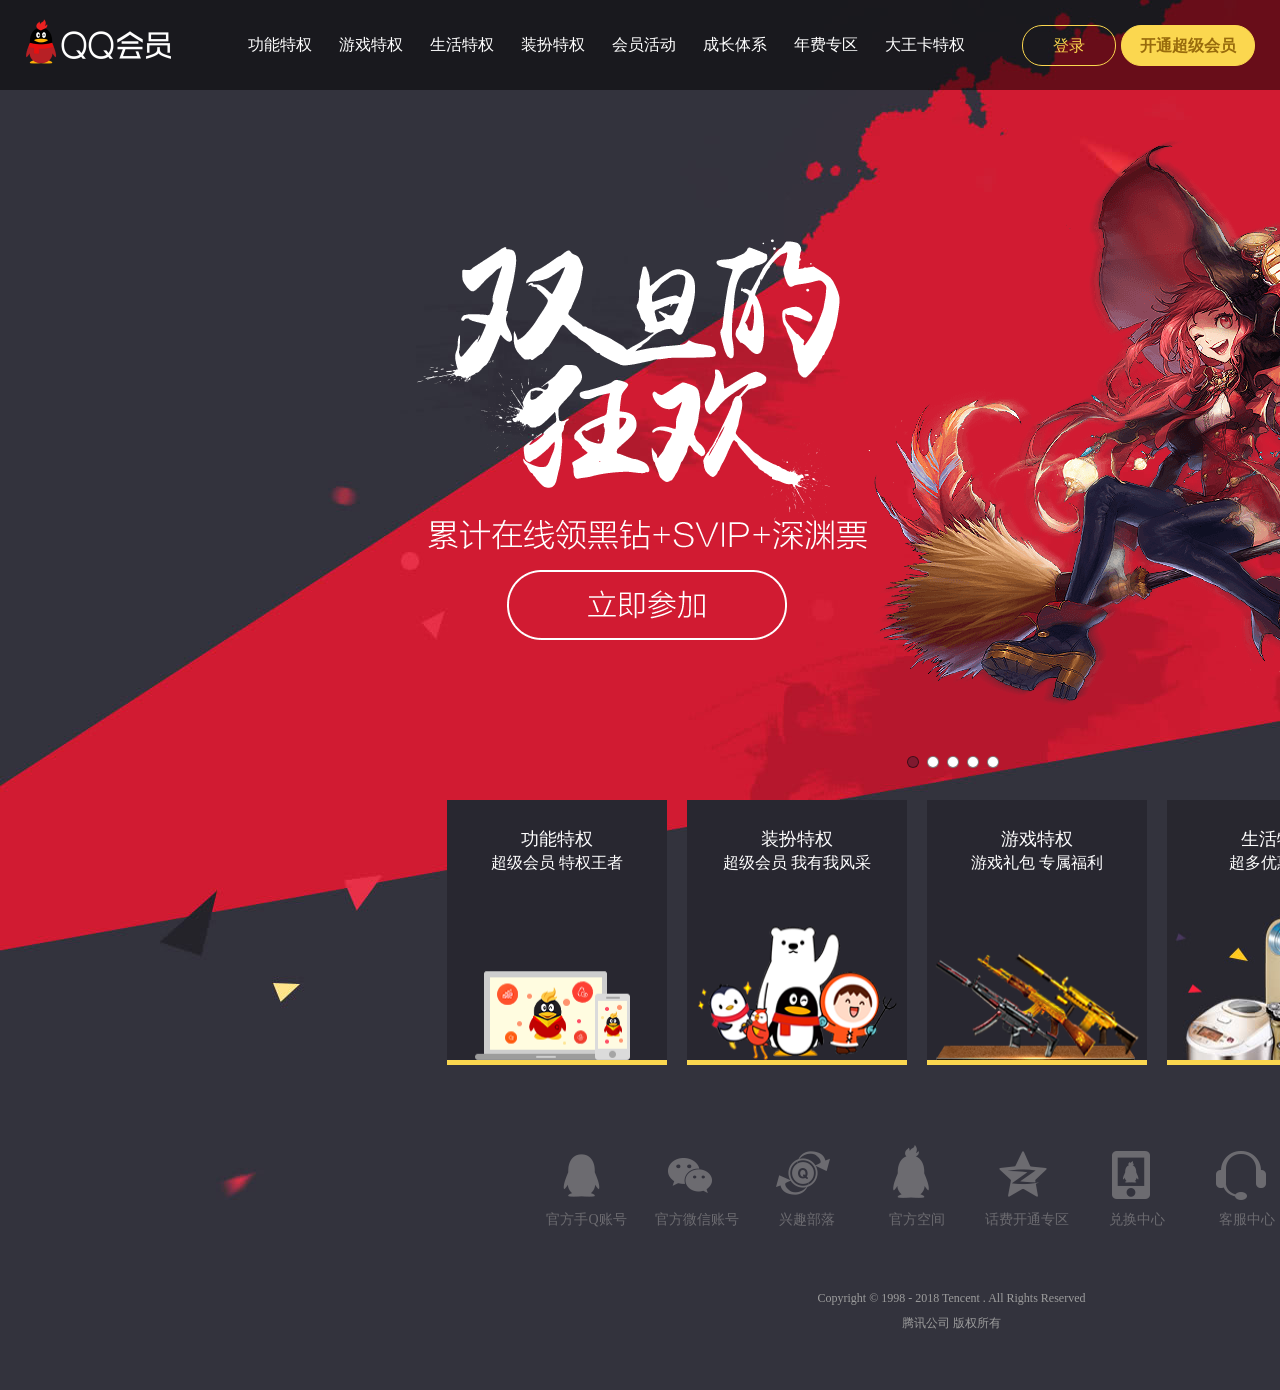
<file: VIP/index.html>
<!DOCTYPE html>
<html>
<head>
	<meta charset="UTF-8">
	<title></title>
	<link rel="stylesheet" type="text/css" href="css/samestyle.css"/>
	<link rel="stylesheet" type="text/css" href="css/Nav.css"/>
	<link rel="stylesheet" type="text/css" href="css/section-First.css"/>
	<link rel="stylesheet" type="text/css" href="css/footer.css"/>
</head>
<body>
	<header>
		<div class="nav">
		    <h1><a href="#"><img src="img/logo.png"/></a></h1>
		    <ul>
		    	<li><a href="#">功能特权</a>
		    		<div class="fill">
		    			填充
		    		</div>
		    		<ul class="nav2">
		    			<li><a href="#">全部特权</a></li>
		    			<li><a href="#">分等级特权</a></li>
		    		</ul>
		    	</li>
		    	<li><a href="#">游戏特权</a></li>
		    	<li><a href="#">生活特权</a></li>
		    	<li><a href="#">装扮特权</a></li>
		    	<li><a href="#">会员活动 </a>
		    		<div class="fill">
		    			填充
		    		</div>
		    		<ul class="nav2">
		    			<li><a href="#">全部活动</a></li>
		    			<li><a href="#">靓号站</a></li>
		    		</ul>
		    	</li>
		    	<li><a href="#">成长体系</a>
		    		<div class="fill">
		    			填充
		    		</div>
		    		<ul class="nav2">
		    			<li><a href="#">任务中心</a></li>
		    			<li><a href="#">积分乐园</a></li>
		    			<li><a href="#">排行中心</a></li>
		    		</ul>
		    	</li>
		    	<li><a href="#">年费专区</a></li>
		    	<li><a href="#">大王卡特权</a></li>
		    </ul>
		    <a class="sup-vip" href="#">开通超级会员</a>
		    <a class="register" href="#">登录</a>
		</div>
	</header>
<section class="backgroung">
    <section class="boxbig">
    	<!--轮播图开始-->
    	<div class="box1">
    	    <input type="radio" name="lunbo" id="lunbo1" checked>
            <label for="lunbo1"></label>
            <input type="radio" name="lunbo" id="lunbo2">
            <label for="lunbo2"></label>
            <input type="radio" name="lunbo" id="lunbo3">
            <label for="lunbo3"></label>
            <input type="radio" name="lunbo" id="lunbo4">
            <label for="lunbo4"></label>
            <input type="radio" name="lunbo" id="lunbo5">
            <label for="lunbo5"></label>
    	    <ul class="list">
    		    <li><a href="#"><img src="img/lunbo1.png"/></a></li>
    		    <li><a href="#"><img src="img/lunbo2.png"/></a></li>
    		    <li><a href="#"><img src="img/lunbo3.png"/></a></li>
    		    <li><a href="#"><img src="img/lunbo4.png"/></a></li>
    		    <li><a href="#"><img src="img/lunbo5.png"/></a></li>
    	    </ul>
    	</div>
    	<!--轮播图结束-->
    	<!--第二个内容开始-->
    	<ul class="box2">
    		<li><a href="#">
    		    <h3>
    		    	功能特权
    		    </h3>
    		    <p>
    		    	超级会员 特权王者
    		    </p>
    		    <img src="img/ps1.png"/>
    		    </a>
    		</li>
    		<li><a href="#">
    		    <h3>
    		    	装扮特权
    		    </h3>
    		    <p>
    		    	超级会员 我有我风采
    		    </p>
    		    <img src="img/ps2.png"/>
    		    </a>
    		</li>
    		<li><a href="#">
    		    <h3>
    		    	游戏特权
    		    </h3>
    		    <p>
    		    	游戏礼包 专属福利
    		    </p>
    		    <img src="img/ps3.png"/>
    		    </a>
    		</li>
    		<li><a href="#">
    		    <h3>
    		    	生活特权
    		    </h3>
    		    <p>
    		    	超多优惠福利
    		    </p>
    		    <img src="img/ps4.jpg"/>
    		    </a>
    		</li>
    	</ul>
    </section>
    <footer>
    		<ul>
    			<li><a href="#">
    				<img src="img/vipred.jpg"/>
    				<div>
    					官方手Q账号
    				</div>
    				<span>官方手Q账号</span>
    				</a>
    			</li>
    			<li><a href="#">
    				<img src="img/vipbreak.png"/>
    				<div>
    					官方微信账号
    				</div>
    				<span>官方微信账号</span>
    				</a>
    			</li>
    			<li><a href="#">
    				<div>
    					兴趣部落
    				</div>
    				<span>兴趣部落</span>
    				</a>
    			</li>
    			<li><a href="#">
    				<div>
    					官方空间
    				</div>
    				<span>官方空间</span>
    				</a>
    			</li>
    			<li><a href="#">
    				<div>
    					话费开通专区
    				</div>
    				<span>话费开通专区</span>
    				</a>
    			</li>
    			<li><a href="#">
    				<div>
    					兑换中心
    				</div>
    				<span>兑换中心</span>
    				</a>
    			</li>
    			<li><a href="#">
    				<div>
    					客服中心
    				</div>
    				<span>客服中心</span>
    				</a>
    			</li>
    		</ul>
    		<p>Copyright © 1998 - 2018 Tencent . All Rights Reserved</p>
    	    <p>腾讯公司 版权所有</p>
    </footer>
</section>
</body>
</html>
</file>
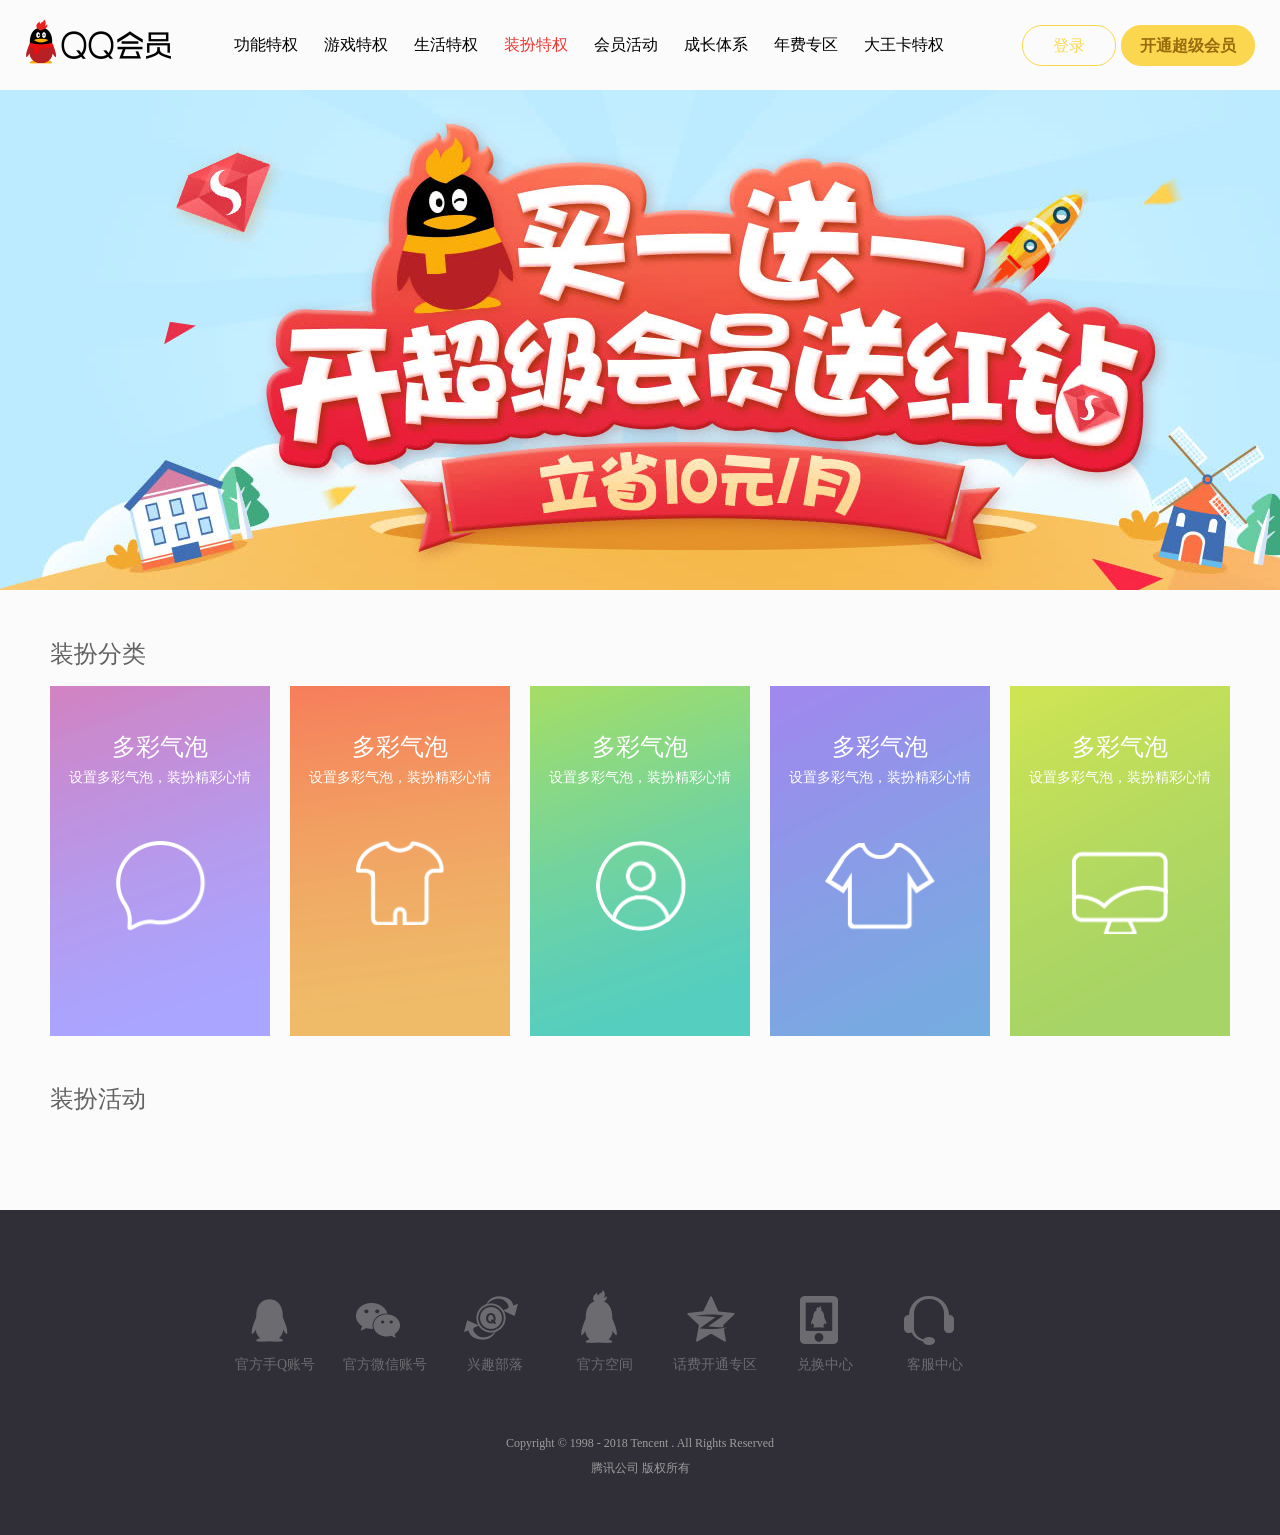
<file: VIP/Decorate.html>
<!DOCTYPE html>
<html>
<head>
	<meta charset="UTF-8">
	<title></title>
	<link rel="stylesheet" type="text/css" href="css/samestyle.css"/>
	<link rel="stylesheet" type="text/css" href="css/Nav4.css"/>
	<link rel="stylesheet" type="text/css" href="css/section-Decorate.css"/>
	<link rel="stylesheet" type="text/css" href="css/footer.css"/>
</head>
<body>
	<header class="header">
		<div class="nav">
		    <h1><a href="./Frist.html"><img src="imgd/logo_b.png"/></a></h1>
		    <ul>
		    	<li><a href="#">功能特权</a>
		    		<div class="fill">
		    			填充
		    		</div>
		    		<ul class="nav2">
		    			<li><a href="#">全部特权</a></li>
		    			<li><a href="#">分等级特权</a></li>
		    		</ul>
		    	</li>
		    	<li><a href="#">游戏特权</a></li>
		    	<li><a href="#">生活特权</a></li>
		    	<li><a href="#">装扮特权</a></li>
		    	<li><a href="#">会员活动 </a>
		    		<div class="fill">
		    			填充
		    		</div>
		    		<ul class="nav2">
		    			<li><a href="#">全部活动</a></li>
		    			<li><a href="#">靓号站</a></li>
		    		</ul>
		    	</li>
		    	<li><a href="#">成长体系</a>
		    		<div class="fill">
		    			填充
		    		</div>
		    		<ul class="nav2">
		    			<li><a href="#">任务中心</a></li>
		    			<li><a href="#">积分乐园</a></li>
		    			<li><a href="#">排行中心</a></li>
		    		</ul>
		    	</li>
		    	<li><a href="#">年费专区</a></li>
		    	<li><a href="#">大王卡特权</a></li>
		    </ul>
		    <a class="sup-vip" href="#">开通超级会员</a>
		    <a class="register" href="#">登录</a>
		</div>
	</header>
	<section>
		<div class="box1">
			<a href="#"><img src="imgd/big-p.jpg"/></a>
		</div>
	</section>
	<section>
		<div class="box2">
			<div class="box2-1">
				<h3>装扮分类</h3>
				<ul>
					<li>
						<a href="#">
							<span>
								多彩气泡
							</span>
							<span>
								设置多彩气泡，装扮精彩心情
							</span>
							<strong class="p1">
								动图
							    <em>
								        点点
							    </em>
							    <em class="em">
								        点点
							    </em>
							    <em class="em2">
								        点点
							    </em>
							</strong>
						</a>
					</li>
					<li>
						<a href="#">
							<span>
								多彩气泡
							</span>
							<span>
								设置多彩气泡，装扮精彩心情
							</span>
							<strong class="p2">
								动图
							    <em class="em">
								        点点
							    </em>
							    <em class="em2">
								        点点
							    </em>
							</strong>
						</a>
					</li>
					<li>
						<a href="#">
							<span>
								多彩气泡
							</span>
							<span>
								设置多彩气泡，装扮精彩心情
							</span>
							<strong class="p3">
								动图
							    <em class="em">
								        点点
							    </em>
							</strong>
						</a>
					</li>
					<li>
						<a href="#">
							<span>
								多彩气泡
							</span>
							<span>
								设置多彩气泡，装扮精彩心情
							</span>
							<strong class="p4">
								动图
							    <em>
								        点点
							    </em>
							    <em class="em">
								        点点
							    </em>
							    <em class="em2">
								        点点
							    </em>
							    <em class="em3">
								        点点
							    </em>
							</strong>
						</a>
					</li>
					<li class="no-m">
						<a href="#">
							<span>
								多彩气泡
							</span>
							<span>
								设置多彩气泡，装扮精彩心情
							</span>
							<strong class="p5">
								动图
							    <em>
								        点点
							    </em>
							</strong>
						</a>
					</li>
				</ul>
			</div>
			<div class="box2-2">
				<h3>装扮活动</h3>
			</div>
		</div>
	</section>
	<footer>
    		<ul>
    			<li><a href="#">
    				<img src="img/vipred.jpg"/>
    				<div>
    					官方手Q账号
    				</div>
    				<span>官方手Q账号</span>
    				</a>
    			</li>
    			<li><a href="#">
    				<img src="img/vipbreak.png"/>
    				<div>
    					官方微信账号
    				</div>
    				<span>官方微信账号</span>
    				</a>
    			</li>
    			<li><a href="#">
    				<div>
    					兴趣部落
    				</div>
    				<span>兴趣部落</span>
    				</a>
    			</li>
    			<li><a href="#">
    				<div>
    					官方空间
    				</div>
    				<span>官方空间</span>
    				</a>
    			</li>
    			<li><a href="#">
    				<div>
    					话费开通专区
    				</div>
    				<span>话费开通专区</span>
    				</a>
    			</li>
    			<li><a href="#">
    				<div>
    					兑换中心
    				</div>
    				<span>兑换中心</span>
    				</a>
    			</li>
    			<li><a href="#">
    				<div>
    					客服中心
    				</div>
    				<span>客服中心</span>
    				</a>
    			</li>
    		</ul>
    		<p>Copyright © 1998 - 2018 Tencent . All Rights Reserved</p>
    	    <p>腾讯公司 版权所有</p>
    </footer>
</body>
</html>
</file>
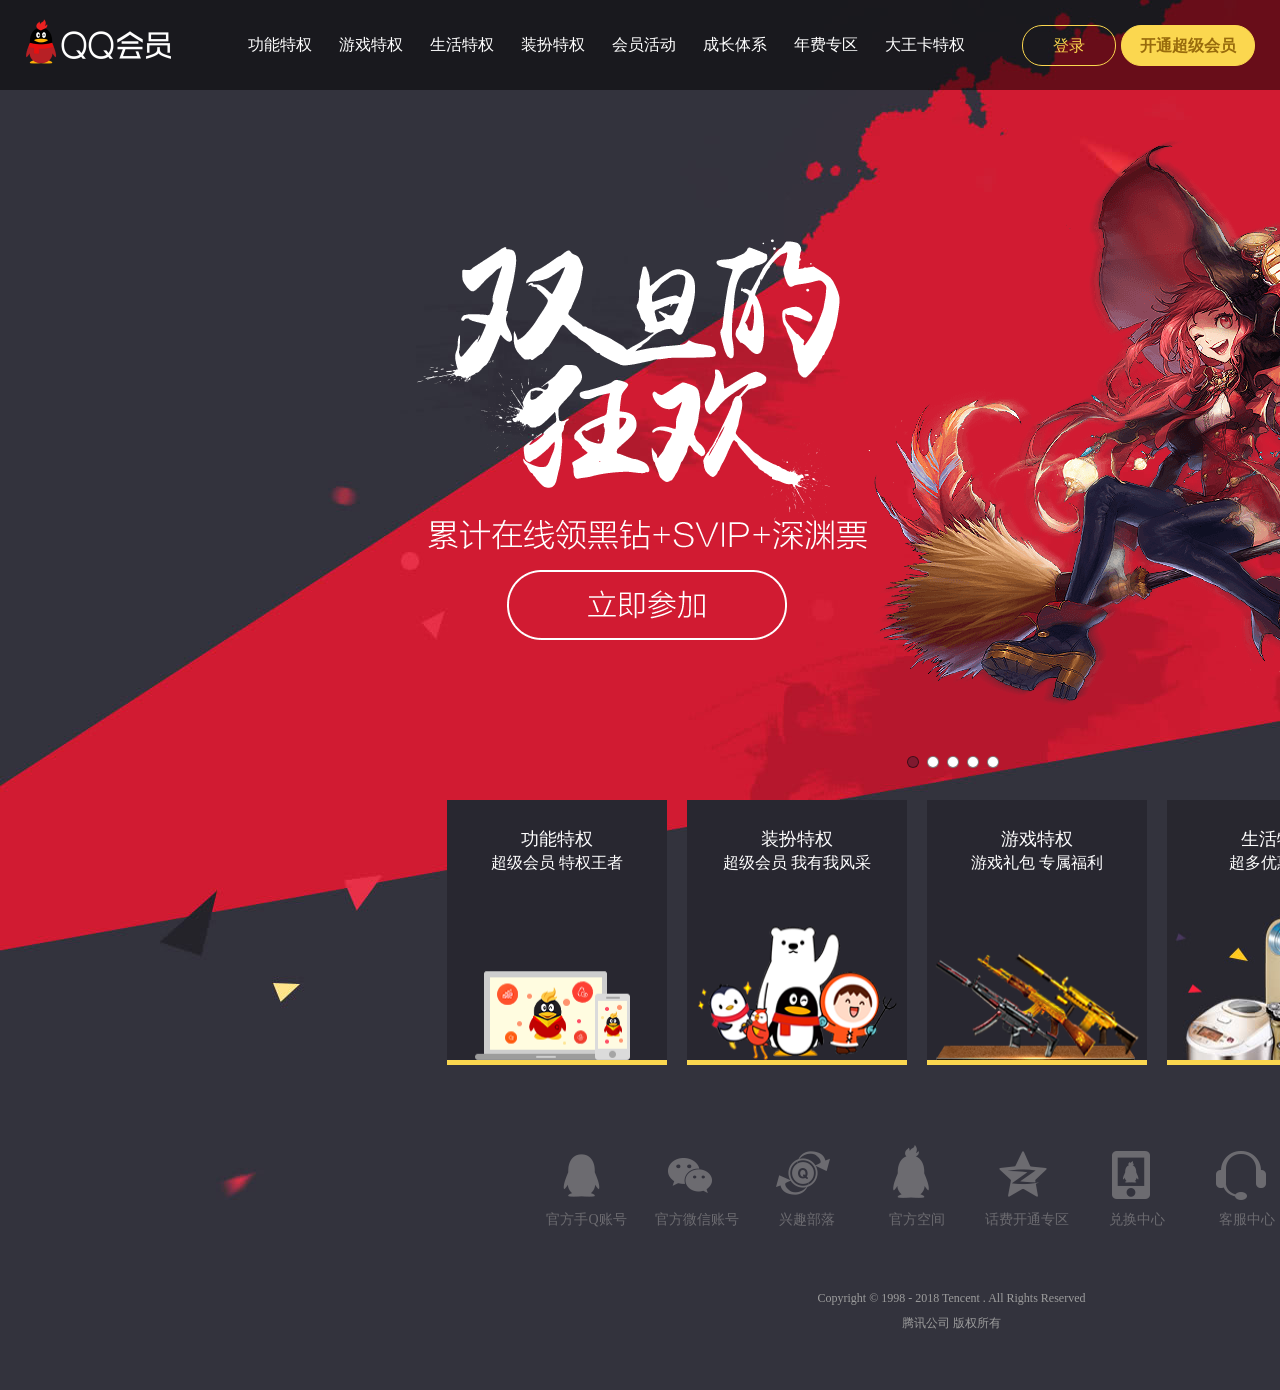
<file: VIP/Frist.html>
<!DOCTYPE html>
<html>
<head>
	<meta charset="UTF-8">
	<title></title>
	<link rel="stylesheet" type="text/css" href="css/samestyle.css"/>
	<link rel="stylesheet" type="text/css" href="css/Nav.css"/>
	<link rel="stylesheet" type="text/css" href="css/section-First.css"/>
	<link rel="stylesheet" type="text/css" href="css/footer.css"/>
</head>
<body>
	<header>
		<div class="nav">
		    <h1><a href="./Frist.html"><img src="img/logo.png"/></a></h1>
		    <ul>
		    	<li><a href="./Function.html">功能特权</a>
		    		<div class="fill">
		    			填充
		    		</div>
		    		<ul class="nav2">
		    			<li><a href="#">全部特权</a></li>
		    			<li><a href="#">分等级特权</a></li>
		    		</ul>
		    	</li>
		    	<li><a href="./Game.html">游戏特权</a></li>
		    	<li><a href="#">生活特权</a></li>
		    	<li><a href="./Decorate.html">装扮特权</a></li>
		    	<li><a href="./VIP.html">会员活动 </a>
		    		<div class="fill">
		    			填充
		    		</div>
		    		<ul class="nav2">
		    			<li><a href="#">全部活动</a></li>
		    			<li><a href="#">靓号站</a></li>
		    		</ul>
		    	</li>
		    	<li><a href="#">成长体系</a>
		    		<div class="fill">
		    			填充
		    		</div>
		    		<ul class="nav2">
		    			<li><a href="#">任务中心</a></li>
		    			<li><a href="#">积分乐园</a></li>
		    			<li><a href="#">排行中心</a></li>
		    		</ul>
		    	</li>
		    	<li><a href="#">年费专区</a></li>
		    	<li><a href="#">大王卡特权</a></li>
		    </ul>
		    <a class="sup-vip" href="#">开通超级会员</a>
		    <a class="register" href="#">登录</a>
		</div>
	</header>
<section class="backgroung">
    <section class="boxbig">
    	<!--轮播图开始-->
    	<div class="box1">
    	    <input type="radio" name="lunbo" id="lunbo1" checked>
            <label for="lunbo1"></label>
            <input type="radio" name="lunbo" id="lunbo2">
            <label for="lunbo2"></label>
            <input type="radio" name="lunbo" id="lunbo3">
            <label for="lunbo3"></label>
            <input type="radio" name="lunbo" id="lunbo4">
            <label for="lunbo4"></label>
            <input type="radio" name="lunbo" id="lunbo5">
            <label for="lunbo5"></label>
    	    <ul class="list">
    		    <li><a href="#"><img src="img/lunbo1.png"/></a></li>
    		    <li><a href="#"><img src="img/lunbo2.png"/></a></li>
    		    <li><a href="#"><img src="img/lunbo3.png"/></a></li>
    		    <li><a href="#"><img src="img/lunbo4.png"/></a></li>
    		    <li><a href="#"><img src="img/lunbo5.png"/></a></li>
    	    </ul>
    	</div>
    	<!--轮播图结束-->
    	<!--第二个内容开始-->
    	<ul class="box2">
    		<li><a href="#">
    		    <h3>
    		    	功能特权
    		    </h3>
    		    <p>
    		    	超级会员 特权王者
    		    </p>
    		    <img src="img/ps1.png"/>
    		    </a>
    		</li>
    		<li><a href="#">
    		    <h3>
    		    	装扮特权
    		    </h3>
    		    <p>
    		    	超级会员 我有我风采
    		    </p>
    		    <img src="img/ps2.png"/>
    		    </a>
    		</li>
    		<li><a href="#">
    		    <h3>
    		    	游戏特权
    		    </h3>
    		    <p>
    		    	游戏礼包 专属福利
    		    </p>
    		    <img src="img/ps3.png"/>
    		    </a>
    		</li>
    		<li><a href="#">
    		    <h3>
    		    	生活特权
    		    </h3>
    		    <p>
    		    	超多优惠福利
    		    </p>
    		    <img src="img/ps4.jpg"/>
    		    </a>
    		</li>
    	</ul>
    </section>
    <footer>
    		<ul>
    			<li><a href="#">
    				<img src="img/vipred.jpg"/>
    				<div>
    					官方手Q账号
    				</div>
    				<span>官方手Q账号</span>
    				</a>
    			</li>
    			<li><a href="#">
    				<img src="img/vipbreak.png"/>
    				<div>
    					官方微信账号
    				</div>
    				<span>官方微信账号</span>
    				</a>
    			</li>
    			<li><a href="#">
    				<div>
    					兴趣部落
    				</div>
    				<span>兴趣部落</span>
    				</a>
    			</li>
    			<li><a href="#">
    				<div>
    					官方空间
    				</div>
    				<span>官方空间</span>
    				</a>
    			</li>
    			<li><a href="#">
    				<div>
    					话费开通专区
    				</div>
    				<span>话费开通专区</span>
    				</a>
    			</li>
    			<li><a href="#">
    				<div>
    					兑换中心
    				</div>
    				<span>兑换中心</span>
    				</a>
    			</li>
    			<li><a href="#">
    				<div>
    					客服中心
    				</div>
    				<span>客服中心</span>
    				</a>
    			</li>
    		</ul>
    		<p>Copyright © 1998 - 2018 Tencent . All Rights Reserved</p>
    	    <p>腾讯公司 版权所有</p>
    </footer>
</section>
</body>
</html>
</file>
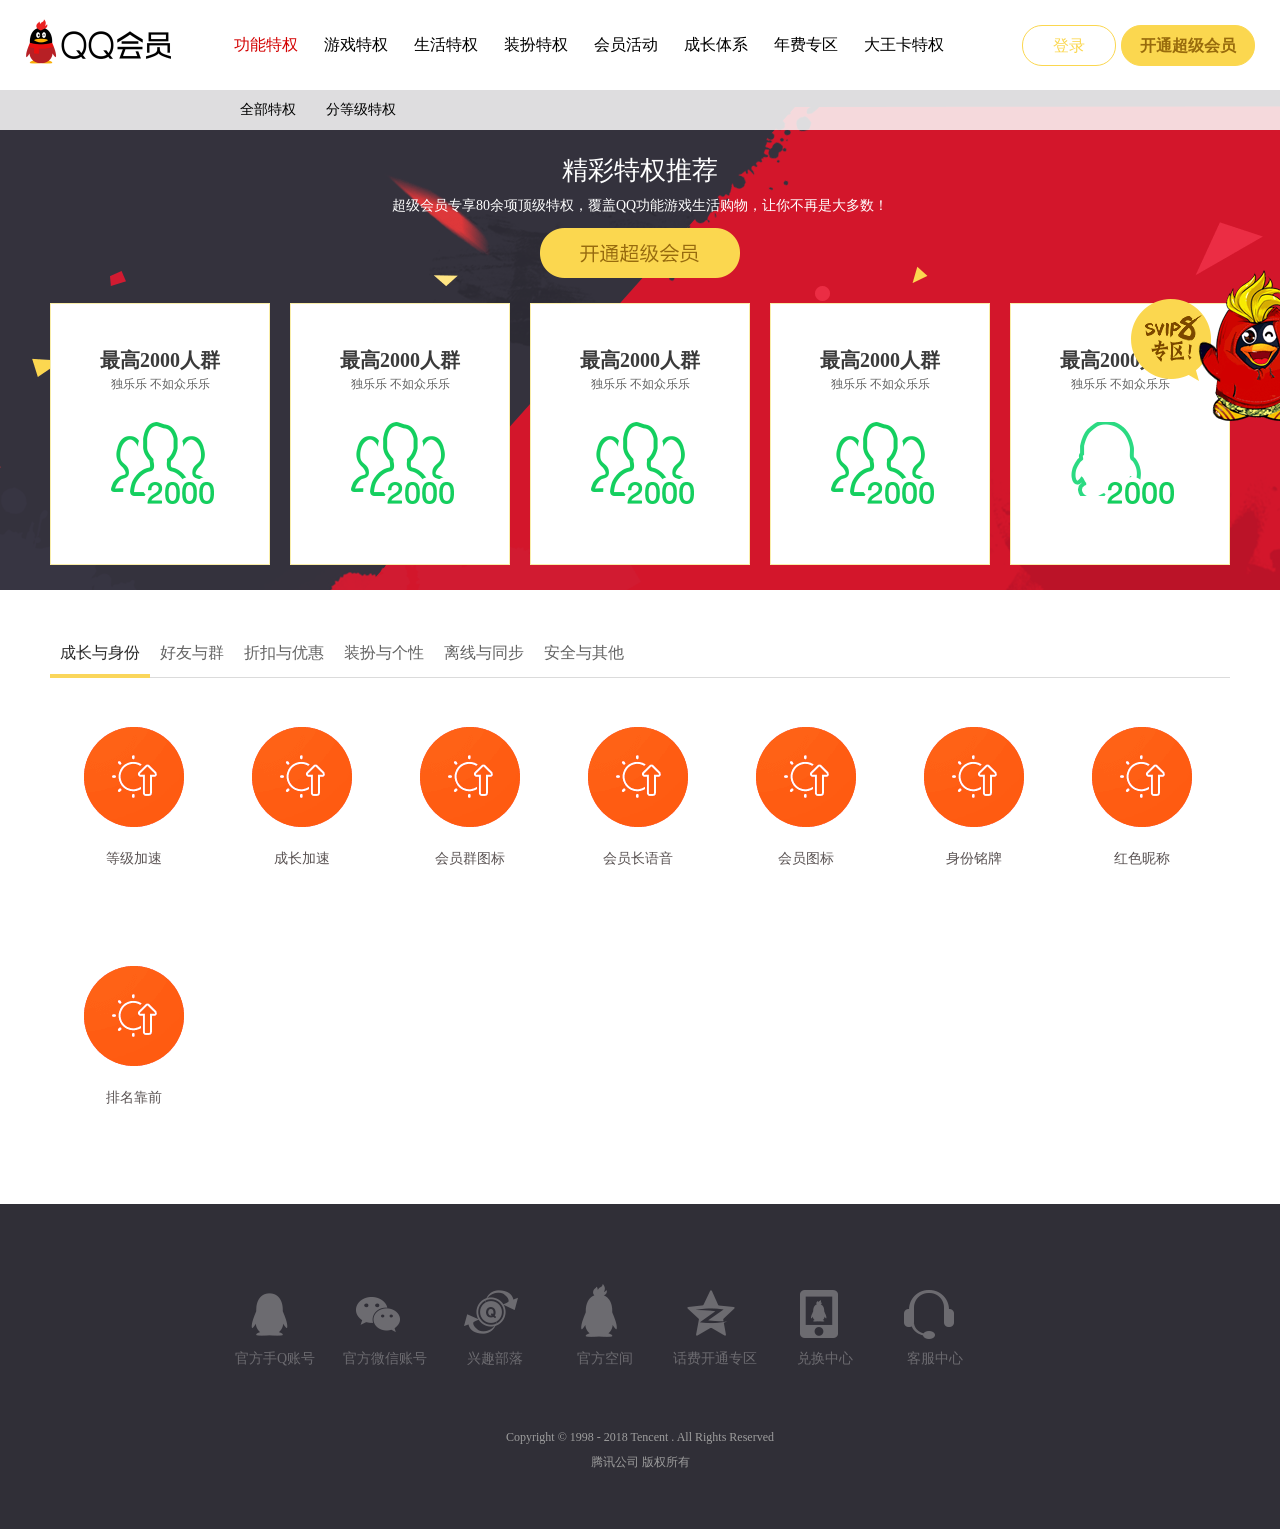
<file: VIP/Function.html>
<!DOCTYPE html>
<html>
<head>
	<meta charset="UTF-8">
	<title></title>
	<link rel="stylesheet" type="text/css" href="css/Nav2.css"/>
	<link rel="stylesheet" type="text/css" href="css/samestyle.css"/>
	<link rel="stylesheet" type="text/css" href="css/section-function.css"/>
	<link rel="stylesheet" type="text/css" href="css/footer.css"/>
</head>
<body>
	<header>
		<div class="nav">
		    <h1><a href="./Frist.html"><img src="imgb/logo_b.png"/></a></h1>
		    <ul>
		    	<li><a class="frist" href="#">功能特权</a></li>
		    	<li><a href="#">游戏特权</a></li>
		    	<li><a href="#">生活特权</a></li>
		    	<li><a href="#">装扮特权</a></li>
		    	<li><a href="#">会员活动</a></li>
		    	<li><a href="#">成长体系</a></li>
		    	<li><a href="#">年费专区</a></li>
		    	<li><a href="#">大王卡特权</a></li>
		    </ul>
		    <a class="sup-vip" href="#">开通超级会员</a>
		    <a class="register" href="#">登录</a>
		</div>
		<div class="nav2">
		    		<ul>
		    			<li><a href="#">全部特权</a></li>
		    			<li><a href="#">分等级特权</a></li>
		    		</ul>
		</div>    		
	</header>
	<section>
		<div class="box1">
			<h2>精彩特权推荐</h2>
			<p>超级会员专享80余项顶级特权，覆盖QQ功能游戏生活购物，让你不再是大多数！</p>
			<a href="#">开通超级会员</a>
			<ul>
				<li>
					<h3 class="two-th1">最高2000人群</h3>
					<p class="crowd1">独乐乐 不如众乐乐</p>
					<div class="crowd">
						<div class="two-th">
							
						</div>
					</div>
				</li>
				<li>
					<h3 class="two-th1">最高2000人群</h3>
					<p class="crowd1">独乐乐 不如众乐乐</p>
					<div class="crowd">
						<div class="two-th">
							
						</div>
					</div>
				</li>
				<li>
					<h3 class="two-th1">最高2000人群</h3>
					<p class="crowd1">独乐乐 不如众乐乐</p>
					<div class="crowd">
						<div class="two-th">
							
						</div>
					</div>
				</li>
				<li>
					<h3 class="two-th1">最高2000人群</h3>
					<p class="crowd1">独乐乐 不如众乐乐</p>
					<div class="crowd">
						<div class="two-th">
							
						</div>
					</div>
				</li>
				<li>
					<h3 class="two-th1">最高2000人群</h3>
					<p class="crowd1">独乐乐 不如众乐乐</p>
					<div class="crowd p5">
						<div class="two-th">
							
						</div>
					</div>
				</li>
			</ul>
		</div>
	</section>
	<section>
		<div class="box2">
			<nav>
				
			</nav>
			<input type="radio" name="slideshow" id="slideshow1" value="" checked />
			<label for="slideshow1">成长与身份</label>
			<input type="radio" name="slideshow" id="slideshow2" value="" />
			<label for="slideshow2">好友与群</label>
			<input type="radio" name="slideshow" id="slideshow3" value="" />
			<label for="slideshow3">折扣与优惠</label>
			<input type="radio" name="slideshow" id="slideshow4" value="" />
			<label for="slideshow4">装扮与个性</label>
			<input type="radio" name="slideshow" id="slideshow5" value="" />
			<label for="slideshow5">离线与同步</label>
			<input type="radio" name="slideshow" id="slideshow6" value="" />
			<label for="slideshow6">安全与其他</label>
			<ul class="list">
				<li>
					<a href="#">
						<span></span>
						<span>等级加速</span>
					</a>
					<a href="#">
						<span></span>
						<span>成长加速</span>
					</a>
					<a href="#">
						<span></span>
						<span>会员群图标</span>
					</a>
					<a href="#">
						<span></span>
						<span>会员长语音</span>
					</a>
					<a href="#">
						<span></span>
						<span>会员图标</span>
					</a>
					<a href="#">
						<span></span>
						<span>身份铭牌</span>
					</a>
					<a href="#">
						<span></span>
						<span>红色昵称</span>
					</a>
					<a href="#">
						<span></span>
						<span>排名靠前</span>
					</a>
				</li>
				<li>
					
					<a href="#">
						<span></span>
						<span>等级加速</span>
					</a>
					<a href="#">
						<span></span>
						<span>等级加速</span>
					</a>
					<a href="#">
						<span></span>
						<span>等级加速</span>
					</a>
					<a href="#">
						<span></span>
						<span>等级加速</span>
					</a>
					<a href="#">
						<span></span>
						<span>等级加速</span>
					</a>
					<a href="#">
						<span></span>
						<span>等级加速</span>
					</a>
					<a href="#">
						<span></span>
						<span>等级加速</span>
					</a>
				</li>
				<li>
					<a href="#">
						<span></span>
						<span>等级加速</span>
					</a>
					<a href="#">
						<span></span>
						<span>等级加速</span>
					</a>
					<a href="#">
						<span></span>
						<span>等级加速</span>
					</a>
					<a href="#">
						<span></span>
						<span>等级加速</span>
					</a>
					<a href="#">
						<span></span>
						<span>等级加速</span>
					</a>
					<a href="#">
						<span></span>
						<span>等级加速</span>
					</a>
					<a href="#">
						<span></span>
						<span>等级加速</span>
					</a>
					<a href="#">
						<span></span>
						<span>等级加速</span>
					</a>
				</li>
				<li>
					<a href="#">
						<span></span>
						<span>等级加速</span>
					</a>
					<a href="#">
						<span></span>
						<span>等级加速</span>
					</a>
					<a href="#">
						<span></span>
						<span>等级加速</span>
					</a>
					<a href="#">
						<span></span>
						<span>等级加速</span>
					</a>
					<a href="#">
						<span></span>
						<span>等级加速</span>
					</a>
					<a href="#">
						<span></span>
						<span>等级加速</span>
					</a>
					<a href="#">
						<span></span>
						<span>等级加速</span>
					</a>
					<a href="#">
						<span></span>
						<span>等级加速</span>
					</a>
				</li>
				<li>
					<a href="#">
						<span></span>
						<span>等级加速</span>
					</a>
					<a href="#">
						<span></span>
						<span>等级加速</span>
					</a>
					<a href="#">
						<span></span>
						<span>等级加速</span>
					</a>
					<a href="#">
						<span></span>
						<span>等级加速</span>
					</a>
					<a href="#">
						<span></span>
						<span>等级加速</span>
					</a>
					<a href="#">
						<span></span>
						<span>等级加速</span>
					</a>
					<a href="#">
						<span></span>
						<span>等级加速</span>
					</a>
					<a href="#">
						<span></span>
						<span>等级加速</span>
					</a>
				</li>
				<li>
					<a href="#">
						<span></span>
						<span>等级加速</span>
					</a>
					<a href="#">
						<span></span>
						<span>等级加速</span>
					</a>
					<a href="#">
						<span></span>
						<span>等级加速</span>
					</a>
					<a href="#">
						<span></span>
						<span>等级加速</span>
					</a>
					<a href="#">
						<span></span>
						<span>等级加速</span>
					</a>
					<a href="#">
						<span></span>
						<span>等级加速</span>
					</a>
					<a href="#">
						<span></span>
						<span>等级加速</span>
					</a>
					<a href="#">
						<span></span>
						<span>等级加速</span>
					</a>
				</li>
			</ul>
		</div>
	</section>
	    <footer>
    		<ul>
    			<li><a href="#">
    				<img src="img/vipred.jpg"/>
    				<div>
    					官方手Q账号
    				</div>
    				<span>官方手Q账号</span>
    				</a>
    			</li>
    			<li><a href="#">
    				<img src="img/vipbreak.png"/>
    				<div>
    					官方微信账号
    				</div>
    				<span>官方微信账号</span>
    				</a>
    			</li>
    			<li><a href="#">
    				<div>
    					兴趣部落
    				</div>
    				<span>兴趣部落</span>
    				</a>
    			</li>
    			<li><a href="#">
    				<div>
    					官方空间
    				</div>
    				<span>官方空间</span>
    				</a>
    			</li>
    			<li><a href="#">
    				<div>
    					话费开通专区
    				</div>
    				<span>话费开通专区</span>
    				</a>
    			</li>
    			<li><a href="#">
    				<div>
    					兑换中心
    				</div>
    				<span>兑换中心</span>
    				</a>
    			</li>
    			<li><a href="#">
    				<div>
    					客服中心
    				</div>
    				<span>客服中心</span>
    				</a>
    			</li>
    		</ul>
    		<p>Copyright © 1998 - 2018 Tencent . All Rights Reserved</p>
    	    <p>腾讯公司 版权所有</p>
    </footer>
	<aside><a href="#"><img src="imgb/svip8.png"/></a></aside>
</body>
</html>
</file>
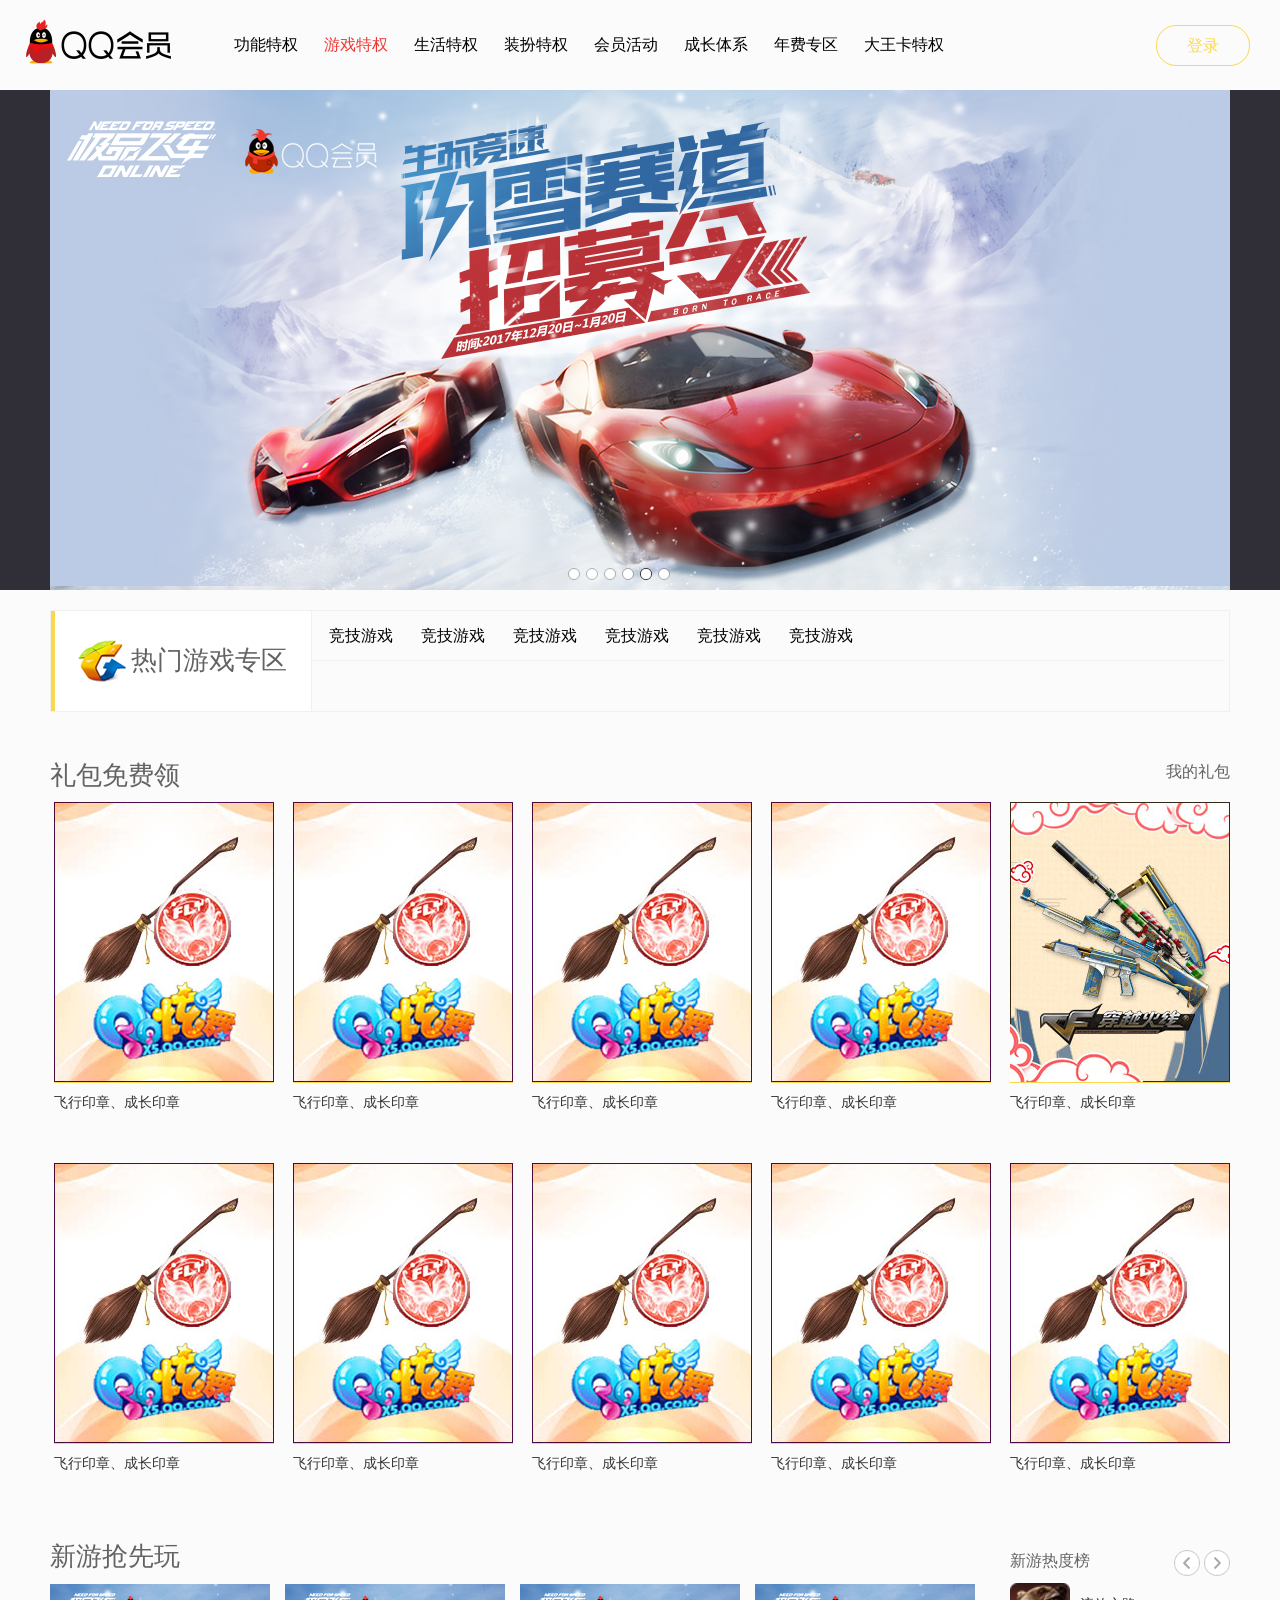
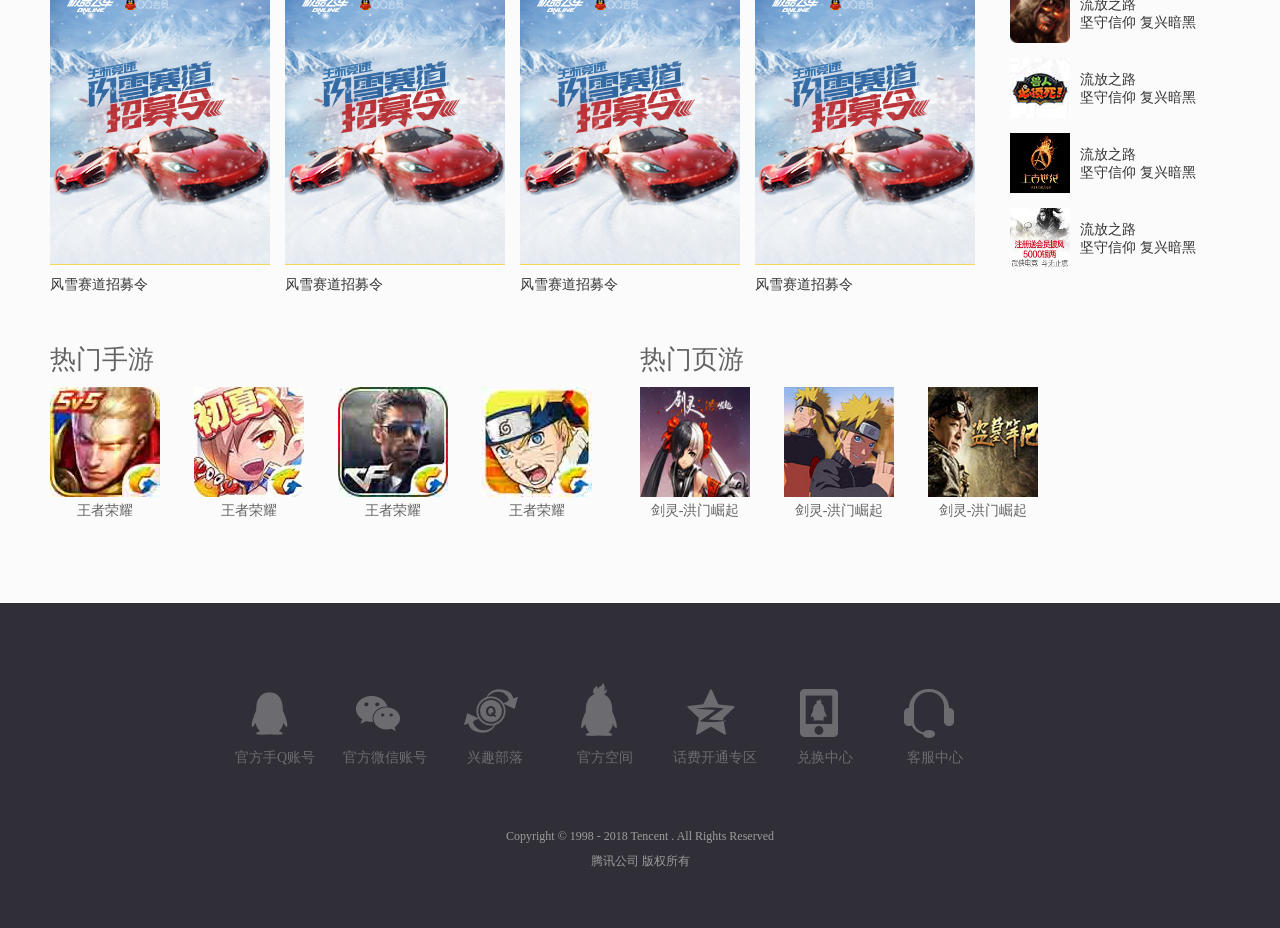
<file: VIP/Game.html>
<!DOCTYPE html>
<html>
<head>
	<meta charset="UTF-8">
	<title></title>
	<link rel="stylesheet" type="text/css" href="css/Nav3.css"/>
	<link rel="stylesheet" type="text/css" href="css/samestyle.css"/>
	<link rel="stylesheet" type="text/css" href="css/section-Game.css"/>
	<link rel="stylesheet" type="text/css" href="css/footer.css"/>
</head>
<body>
	<header class="header">
		<div class="nav">
		    <h1><a href="./Frist.html"><img src="imgc/logo.png"/></a></h1>
		    <ul>
		    	<li><a href="#">功能特权</a>
		    		<div class="fill">
		    			填充
		    		</div>
		    		<ul class="nav2">
		    			<li><a href="#">全部特权</a></li>
		    			<li><a href="#">分等级特权</a></li>
		    		</ul>
		    	</li>
		    	<li><a href="#">游戏特权</a></li>
		    	<li><a href="#">生活特权</a></li>
		    	<li><a href="#">装扮特权</a></li>
		    	<li><a href="#">会员活动 </a>
		    		<div class="fill">
		    			填充
		    		</div>
		    		<ul class="nav2">
		    			<li><a href="#">全部活动</a></li>
		    			<li><a href="#">靓号站</a></li>
		    		</ul>
		    	</li>
		    	<li><a href="#">成长体系</a>
		    		<div class="fill">
		    			填充
		    		</div>
		    		<ul class="nav2">
		    			<li><a href="#">任务中心</a></li>
		    			<li><a href="#">积分乐园</a></li>
		    			<li><a href="#">排行中心</a></li>
		    		</ul>
		    	</li>
		    	<li><a href="#">年费专区</a></li>
		    	<li><a href="#">大王卡特权</a></li>
		    </ul>
		    <a class="register" href="#">登录</a>
		</div>
	</header>
	<section class="box1">
		<input type="radio" name="lunbo" id="lunbo1" value="lunbo1" checked/>
		<label for="lunbo1"></label>
		<input type="radio" name="lunbo" id="lunbo2" value="lunbo2" />
		<label for="lunbo2"></label>
		<input type="radio" name="lunbo" id="lunbo3" value="lunbo3" />
		<label for="lunbo3"></label>
		<input type="radio" name="lunbo" id="lunbo4" value="lunbo4" />
		<label for="lunbo4"></label>
		<input type="radio" name="lunbo" id="lunbo5" value="lunbo5" />
		<label for="lunbo5"></label>
		<input type="radio" name="lunbo" id="lunbo6" value="lunbo6" />
		<label for="lunbo6"></label>
		<input type="radio" name="lunbo" id="lunbo7" value="lunbo7" />
		<label for="lunbo7"></label>
		<input type="radio" name="lunbo" id="lunbo8" value="lunbo8" />
		<label for="lunbo8"></label>
		<input type="radio" name="lunbo" id="lunbo9" value="lunbo9" />
		<label for="lunbo9"></label>
		<ul>
			<li><a href="#"><img src="imgc/lunbo1.jpg"/></a></li>
			<li><a href="#"><img src="imgc/lunbo2.jpg"/></a></li>
			<li><a href="#"><img src="imgc/lunbo3.jpg"/></a></li>
			<li><a href="#"><img src="imgc/lunbo4.jpg"/></a></li>
			<li><a href="#"><img src="imgc/lunbo5.jpg"/></a></li>
			<li><a href="#"><img src="imgc/lunbo6.jpg"/></a></li>
			<li><a href="#"><img src="imgc/lunbo7.jpg"/></a></li>
			<li><a href="#"><img src="imgc/lunbo8.jpg"/></a></li>
			<li><a href="#"><img src="imgc/lunbo9.jpg"/></a></li>
		</ul>
	</section>
	<section class="box2">
		<header>
			<div>
				<div class="h2">
					h2图标
				</div>
				<p>热门游戏专区</p>
			</div>
			<ul>
				<li><a href="#">竞技游戏</a>
					<ul class="bottom">
						<li class="bottom2"><a href="#">穿越火线<span>H</span></a></li>
						<li class="bottom2"><a href="#">神之浩劫<span>H</span></a></li>
					</ul>
				</li>
				<li><a href="#">竞技游戏</a></li>
				<li><a href="#">竞技游戏</a></li>
				<li><a href="#">竞技游戏</a>
					<ul class="bottom">
						<li class="bottom2"><a href="#">穿越火线<span>H</span></a></li>
					</ul>
				</li>
				<li><a href="#">竞技游戏</a></li>
				<li><a href="#">竞技游戏</a></li>
			</ul>
		</header>
		<div class="box2-1">
			<a class="mybox" href="#">我的礼包</a>
			<h3>礼包免费领</h3>
			<ul>
				<li><a href="#"><img src="imgc/p1-1.jpg"/>
				    <span>飞行印章、成长印章</span></a>
				</li>
				<li><a href="#"><img src="imgc/p1-1.jpg"/>
				    <span>飞行印章、成长印章</span></a>
				</li>
				<li><a href="#"><img src="imgc/p1-1.jpg"/>
				    <span>飞行印章、成长印章</span></a>
				</li>
				<li><a href="#"><img src="imgc/p1-1.jpg"/>
				    <span>飞行印章、成长印章</span></a>
				</li>
				<li class="no-p"><a href="#"><img src="imgc/p1-5.jpg"/>
				    <span>飞行印章、成长印章</span></a>
				</li>
				<li><a href="#"><img src="imgc/p1-1.jpg"/>
				    <span>飞行印章、成长印章</span></a>
				</li>
				<li><a href="#"><img src="imgc/p1-1.jpg"/>
				    <span>飞行印章、成长印章</span></a>
				</li>
				<li><a href="#"><img src="imgc/p1-1.jpg"/>
				    <span>飞行印章、成长印章</span></a>
				</li>
				<li><a href="#"><img src="imgc/p1-1.jpg"/>
				    <span>飞行印章、成长印章</span></a>
				</li>    
				<li class="no-p"><a href="#"><img src="imgc/p1-1.jpg"/>
				    <span>飞行印章、成长印章</span></a>
				</li>
			</ul>
		</div>
		<div class="box2-2">
			<div class="box2-2l">
			    <h3>新游抢先玩</h3>
			    <ul>
			      	<li><a href="#"><img src="imgc/p2l-1.jpg"/>
				    <span>风雪赛道招募令</span></a>
			    	</li>
			    	<li><a href="#"><img src="imgc/p2l-1.jpg"/>
			    	<span>风雪赛道招募令</span></a>
			    	</li>
			    	<li><a href="#"><img src="imgc/p2l-1.jpg"/>
			    	<span>风雪赛道招募令</span></a>
			    	</li>
			    	<li><a href="#"><img src="imgc/p2l-1.jpg"/>
			    	<span>风雪赛道招募令</span></a>
			    	</li>
			    </ul>	
			</div>
			<div class="box2-2r">
			    <h3>新游热度榜</h3>
			    <input type="radio" name="info" id="info1" checked>
                <label for="info1"></label>
                <input type="radio" name="info" id="info2">
                <label for="info2"></label>
                <ul class="list1">
                    <li>
                    	<ul class="list2">
                    		<li><a href="#"><img src="imgc/p2r-1.png"/>
                    		    <span>
                    			       流放之路
                    		    </span>
                    		    <span>
                    			        坚守信仰 复兴暗黑
                    		    </span>
                    		    </a>
                    		</li>
                    		<li><a href="#"><img src="imgc/p2r-2.jpg"/>
                    		    <span>
                    			       流放之路
                    		    </span>
                    		    <span>
                    			        坚守信仰 复兴暗黑
                    		    </span>
                    		    </a>
                    		</li>
                    		<li><a href="#"><img src="imgc/p2r-3.jpg"/>
                    		    <span>
                    			       流放之路
                    		    </span>
                    		    <span>
                    			        坚守信仰 复兴暗黑
                    		    </span>
                    		    </a>
                    		</li>
                    		<li><a href="#"><img src="imgc/p2r-4.jpg"/>
                    		    <span>
                    			       流放之路
                    		    </span>
                    		    <span>
                    			        坚守信仰 复兴暗黑
                    		    </span>
                    		    </a>
                    		</li>
                    	</ul>
                    </li>
                     <li>
                    	<ul class="list2">
                    		<li><a href="#"><img src="imgc/p2r-5.png"/>
                    		    <span>
                    			       流放之路
                    		    </span>
                    		    <span>
                    			        坚守信仰 复兴暗黑
                    		    </span>
                    		    </a>
                    		</li>
                    		<li><a href="#"><img src="imgc/p2r-6.jpg"/>
                    		    <span>
                    			       流放之路
                    		    </span>
                    		    <span>
                    			        坚守信仰 复兴暗黑
                    		    </span>
                    		    </a>
                    		</li>
                    		<li><a href="#"><img src="imgc/p2r-7.jpg"/>
                    		    <span>
                    			       流放之路
                    		    </span>
                    		    <span>
                    			        坚守信仰 复兴暗黑
                    		    </span>
                    		    </a>
                    		</li>
                    		<li><a href="#"><img src="imgc/p2r-8.jpg"/>
                    		    <span>
                    			       流放之路
                    		    </span>
                    		    <span>
                    			        坚守信仰 复兴暗黑
                    		    </span>
                    		    </a>
                    		</li>
                    	</ul>
                    </li>
                </ul>
		    </div>
		</div>
		<div class="box3">
			<div class="box3-1">
				<h3>热门手游</h3>
				<ul>
					<li><a href="#">
						<img src="imgc/p3l-11.jpg"/>
						<img src="imgc/p3l-1.png"/>
						<span>王者荣耀</span>
						</a>
					</li>
					<li><a href="#">
						<img src="imgc/p3l-22.jpg"/>
						<img src="imgc/p3l-2.png"/>
						<span>王者荣耀</span>
						</a>
					</li>
					<li><a href="#">
						<img src="imgc/p3l-33.jpg"/>
						<img src="imgc/p3l-3.png"/>
						<span>王者荣耀</span>
						</a>
					</li>
					<li><a href="#">
						<img src="imgc/p3l-44.jpg"/>
						<img src="imgc/p3l-4.png"/>
						<span>王者荣耀</span>
						</a>
					</li>
				</ul>
			</div>
			<div class="box3-2">
				<h3>热门页游</h3>
				<ul>
					<li><a href="#">
						<img src="imgc/p3r-1.jpg"/>
						<span>剑灵-洪门崛起</span>
						</a>
					</li>
					<li><a href="#">
						<img src="imgc/p3r-2.jpg"/>
						<span>剑灵-洪门崛起</span>
						</a>
					</li>
					<li><a href="#">
						<img src="imgc/p3r-3.jpg"/>
						<span>剑灵-洪门崛起</span>
						</a>
					</li>
				</ul>
			</div>
		</div>
	</section>
	<footer>
    		<ul>
    			<li><a href="#">
    				<img src="img/vipred.jpg"/>
    				<div>
    					官方手Q账号
    				</div>
    				<span>官方手Q账号</span>
    				</a>
    			</li>
    			<li><a href="#">
    				<img src="img/vipbreak.png"/>
    				<div>
    					官方微信账号
    				</div>
    				<span>官方微信账号</span>
    				</a>
    			</li>
    			<li><a href="#">
    				<div>
    					兴趣部落
    				</div>
    				<span>兴趣部落</span>
    				</a>
    			</li>
    			<li><a href="#">
    				<div>
    					官方空间
    				</div>
    				<span>官方空间</span>
    				</a>
    			</li>
    			<li><a href="#">
    				<div>
    					话费开通专区
    				</div>
    				<span>话费开通专区</span>
    				</a>
    			</li>
    			<li><a href="#">
    				<div>
    					兑换中心
    				</div>
    				<span>兑换中心</span>
    				</a>
    			</li>
    			<li><a href="#">
    				<div>
    					客服中心
    				</div>
    				<span>客服中心</span>
    				</a>
    			</li>
    		</ul>
    		<p>Copyright © 1998 - 2018 Tencent . All Rights Reserved</p>
    	    <p>腾讯公司 版权所有</p>
    </footer>
</body>
</html>
</file>
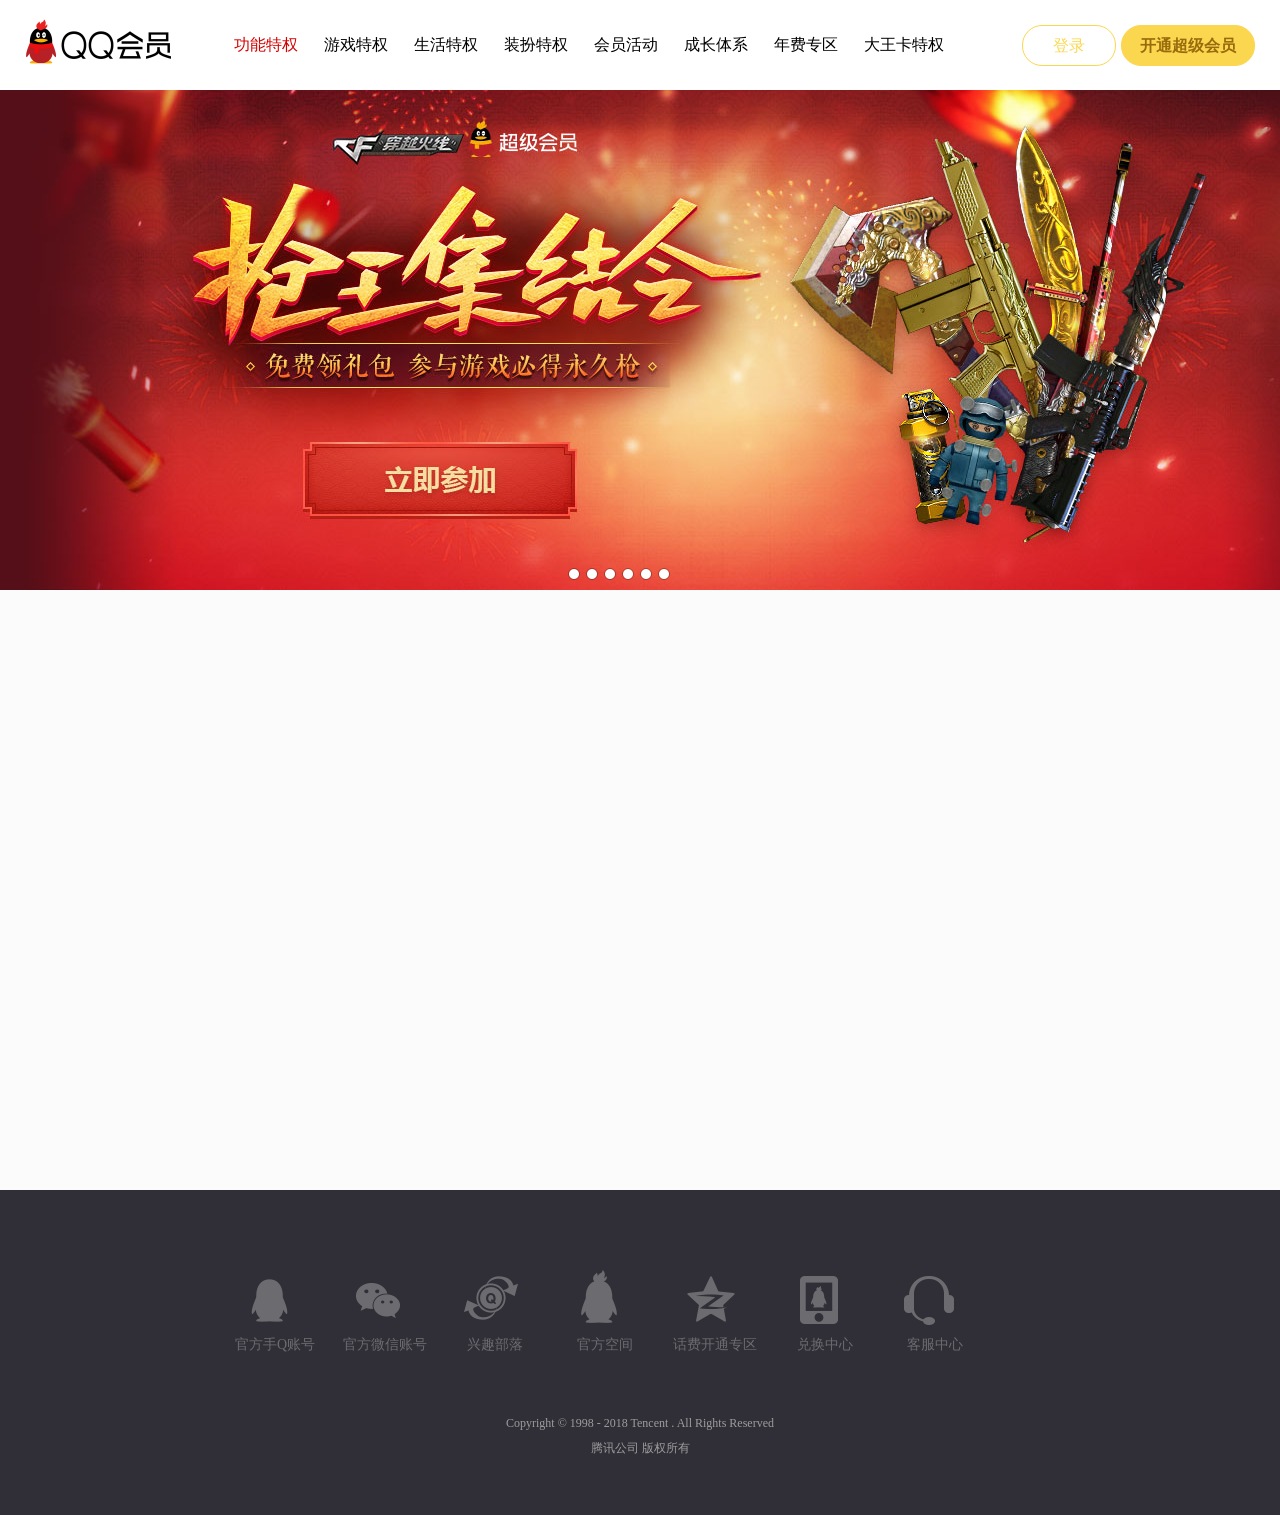
<file: VIP/VIP.html>
<!DOCTYPE html>
<html>
<head>
	<meta charset="UTF-8">
	<title></title>
	<link rel="stylesheet" type="text/css" href="css/samestyle.css"/>
	<link rel="stylesheet" type="text/css" href="css/Nav2.css"/>
	<link rel="stylesheet" type="text/css" href="css/VIP.css"/>
	<link rel="stylesheet" type="text/css" href="css/footer.css"/>
</head>
<body>
	<header>
		<div class="nav">
		    <h1><a href="./Frist.html"><img src="imgb/logo_b.png"/></a></h1>
		    <ul>
		    	<li><a class="frist" href="#">功能特权</a></li>
		    	<li><a href="#">游戏特权</a></li>
		    	<li><a href="#">生活特权</a></li>
		    	<li><a href="#">装扮特权</a></li>
		    	<li><a href="#">会员活动</a></li>
		    	<li><a href="#">成长体系</a></li>
		    	<li><a href="#">年费专区</a></li>
		    	<li><a href="#">大王卡特权</a></li>
		    </ul>
		    <a class="sup-vip" href="#">开通超级会员</a>
		    <a class="register" href="#">登录</a>
		</div>
		<div class="nav2">
		    		<ul>
		    			<li><a href="#">全部特权</a></li>
		    			<li><a href="#">分等级特权</a></li>
		    		</ul>
		</div>    		
	</header>
	<section class="box1">
		<input type="radio" name="lunbo" id="lunbo1" value="lunbo1" checked/>
		<label for="lunbo1"></label>
		<input type="radio" name="lunbo" id="lunbo2" value="lunbo2" />
		<label for="lunbo2"></label>
		<input type="radio" name="lunbo" id="lunbo3" value="lunbo3" />
		<label for="lunbo3"></label>
		<input type="radio" name="lunbo" id="lunbo4" value="lunbo4" />
		<label for="lunbo4"></label>
		<input type="radio" name="lunbo" id="lunbo5" value="lunbo5" />
		<label for="lunbo5"></label>
		<input type="radio" name="lunbo" id="lunbo6" value="lunbo6" />
		<label for="lunbo6"></label>
		<ul>
			<li><a href="#"><img src="imge/pd1.jpg"/></a></li>
			<li><a href="#"><img src="imge/pd2.jpg"/></a></li>
			<li><a href="#"><img src="imge/pd3.jpg"/></a></li>
			<li><a href="#"><img src="imge/pd4.jpg"/></a></li>
			<li><a href="#"><img src="imge/pd5.jpg"/></a></li>
			<li><a href="#"><img src="imge/pd6.jpg"/></a></li>
		</ul>
	</section>
	<section class="box2">
		<div class="box2-1">
			
		</div>
	</section>
	<footer>
    		<ul>
    			<li><a href="#">
    				<img src="img/vipred.jpg"/>
    				<div>
    					官方手Q账号
    				</div>
    				<span>官方手Q账号</span>
    				</a>
    			</li>
    			<li><a href="#">
    				<img src="img/vipbreak.png"/>
    				<div>
    					官方微信账号
    				</div>
    				<span>官方微信账号</span>
    				</a>
    			</li>
    			<li><a href="#">
    				<div>
    					兴趣部落
    				</div>
    				<span>兴趣部落</span>
    				</a>
    			</li>
    			<li><a href="#">
    				<div>
    					官方空间
    				</div>
    				<span>官方空间</span>
    				</a>
    			</li>
    			<li><a href="#">
    				<div>
    					话费开通专区
    				</div>
    				<span>话费开通专区</span>
    				</a>
    			</li>
    			<li><a href="#">
    				<div>
    					兑换中心
    				</div>
    				<span>兑换中心</span>
    				</a>
    			</li>
    			<li><a href="#">
    				<div>
    					客服中心
    				</div>
    				<span>客服中心</span>
    				</a>
    			</li>
    		</ul>
    		<p>Copyright © 1998 - 2018 Tencent . All Rights Reserved</p>
    	    <p>腾讯公司 版权所有</p>
    </footer>
</body>
</html>
</file>
<file: VIP/css/samestyle.css>
body,
h1,
h3,
p,
h2{
	margin: 0;
}
img{
	vertical-align: top;
	border: none;
}
a{
	text-decoration: none;
}
ul{
	margin: 0;
	padding: 0;
	list-style: none;
}
body{
	background-color: #302f37;
}
</file>
<file: VIP/css/Nav.css>
header{
	width: 100%;
	height: 90px;
	background-color: rgba(0,0,0, .5);
	position: fixed;
	z-index: 20;
}
.nav{
	height: 90px;
	width: 1229px;
	margin: 0 auto;
}
.nav h1{
	float: left;
	font-size: 0;
	height: 90px;
	width: 145px;
}
.nav h1 img{
	width: 100%;
}
.nav>ul{
	float: left;
	padding-left: 50px;
}
.nav>ul>li{
	float: left;
	padding-left: 27px;
	height: 90px;
	position: relative;
	
}
.nav li a{
	display: block;
	font: 16px/90px "微软雅黑";
	color: #fff;
}
.nav li:hover>a{
	color: #d30000;
	
}
.fill{
	height: 40px;
	width: 2000px;
	position: absolute;
	top: 90px;
	left: -1973px;
	background-color: rgba(0,0,0, .3);
	display: none;
	font-size: 0;
}
.nav2{
	height: 40px;
	width: 2000px;
	position: absolute;
	top: 90px;
	background-color: rgba(0,0,0, .3);
	display: none;
}
.nav2 li{
	padding-right: 30px;
	float: left;
}
.nav2 li a{
	font: 14px/40px "微软雅黑";
	color: #FFFFFF;
}
.nav>ul>li:hover .fill{
	display: block;
}
.nav>ul>li:hover .nav2{
	display: block;
}
.register{
	float: right;
	margin-top: 25px;
	font: 16px/16px "微软雅黑";
	color: #fbd74f;
	padding: 12px 30px 11px;
	border-radius: 20px;
	border: 1px solid #fbd74f;
	margin-right: 5px;
}
.register:hover{
	background-color: #FBD74F;
	color: #986b0d;
}
.sup-vip{
	float: right;
	margin-top: 25px;
	font: bold 16px/16px "微软雅黑";
	color: #986b0d;
	padding: 12px 18px 11px;
	border-radius: 20px;
	border: 1px solid #fbd74f;
	background-color: #FBD74F;
}
.sup-vip:hover{
	background: #ffe78b;
}
</file>
<file: VIP/css/section-First.css>
body{
	background: #33333d;
}
.backgroung{
	background: url(../img/background.jpg) no-repeat;
	width: 1903px;
	margin: 0 auto;
}
.boxbig{
	width: 1229px;
	height: 1065px;
	margin: 0 auto;
}
/*------------------轮播图-------------------*/
.box1{
	width: 1180px;
	height: 690px;
	padding: 110px 24px 0 25px;
	position: relative;
	overflow: hidden;
}
.list{
	position: absolute;
	top: 140px;
	width: 500%;
	height: 710px;
	transition: left 1s;
}
.list li{
	float: left;
	width: 20%;
}
.list img{
	width: 1180px;
}
input{
	display: none;
}
label{
	position: absolute;
	bottom: 32px;
	background: #FFFFFF;
	border-radius: 50%;
	display: inline-block;
	cursor: pointer;
    width: 10px;
    height: 10px;
    border: 1px solid rgba(0,0,0, .5);
	z-index: 10;
}
input:checked+label{
	background: #7f192f;
}
label:nth-of-type(1){
	left: 570px;
}
label:nth-of-type(2){
	left: 590px;
}
label:nth-of-type(3){
	left: 610px;
}
label:nth-of-type(4){
	left: 630px;
}
label:nth-of-type(5){
	left: 650px;
}
input:nth-of-type(1):checked~ul{
	left: 0;
}
input:nth-of-type(2):checked~ul{
	left: -100%;
}
input:nth-of-type(3):checked~ul{
	left: -200%;
}
input:nth-of-type(4):checked~ul{
	left: -300%;
}
input:nth-of-type(5):checked~ul{
	left: -400%;
}
/*------------轮播图END-------------*/
/*-------------第二个内容开始--------*/
.box2{
	width: 960px;
	height: 265px;
	padding: 0 110px 0;
}
.box2 li{
	float: left;
	width: 220px;
	height: 260px;
	border-bottom: 5px solid #FBD74F;
	margin-right: 20px;
	position: relative;
	text-align: center;
	overflow: hidden;
	z-index: 19px;
}
.box2 a h3{
	font: 18px/31px "微软雅黑";
	color: #FFFFFF;
	padding-top: 24px;
	position: relative;
	z-index: 20;
}
.box2 a p{
	font: 16px/16px "微软雅黑";
	color: #FFFFFF;
	position: relative;
	z-index: 20;
}
.box2 img{
	height: 265px;
	width: 220px;
	position: absolute;
	top: 0;
	left: 0;
	z-index: 18;
	transition: .3s;
}	
.box2 li:hover img{
	top: -5px;
}
</file>
<file: VIP/css/footer.css>
footer{
	height: 325px;
	margin: 0 auto;
	text-align: center;
}
footer ul{
	padding: 60px 0;
	width: 840px;
	height: 105px;
	margin: 0 auto;
}
footer li{
	float: left;
	height: 105px;
	width: 100px;
	padding: 0 5px;
	text-align: center;
	position: relative;
}
footer li img{
	width: 170px;
	height: 170px;
	position: absolute;
	top: -200px;
	left: -50px;
	padding: 16px;
	padding-bottom: 32px;
	z-index: 30;
	background: url(../img/footer_popup.png) no-repeat;
	background-size: contain;
	display: none;
}
footer li:hover img{
	display: block;
}
footer div{
	font-size: 0;
	width: 100px;
	height: 85px;
}
footer span{
	font: 14px/20px "微软雅黑";
	color: #6c6b70;
}
footer ul li:nth-of-type(1){
	background: url(../img/jinlin3.png) no-repeat;
}
footer ul li:nth-of-type(2){
	background: url(../img/jinlin3.png) no-repeat 0 -100px;
}
footer ul li:nth-of-type(3){
	background: url(../img/jinlin3.png) no-repeat 0 -200px;
}
footer ul li:nth-of-type(4){
	background: url(../img/jinlin3.png) no-repeat 0 -300px;
}
footer ul li:nth-of-type(5){
	background: url(../img/jinlin3.png) no-repeat 0 -400px;
}
footer ul li:nth-of-type(6){
	background: url(../img/jinlin3.png) no-repeat 0 -500px;
}
footer ul li:nth-of-type(7){
	background: url(../img/jinlin3.png) no-repeat 0 -600px;
}
footer ul li:nth-of-type(1):hover{
	background: url(../img/jinlin3.png) no-repeat -100px 0;
}
footer ul li:nth-of-type(2):hover{
	background: url(../img/jinlin3.png) no-repeat -100px -100px;
}
footer ul li:nth-of-type(3):hover{
	background: url(../img/jinlin3.png) no-repeat -100px -200px;
}
footer ul li:nth-of-type(4):hover{
	background: url(../img/jinlin3.png) no-repeat -100px -300px;
}
footer ul li:nth-of-type(5):hover{
	background: url(../img/jinlin3.png) no-repeat -100px -400px;
}
footer ul li:nth-of-type(6):hover{
	background: url(../img/jinlin3.png) no-repeat -100px -500px;
}
footer ul li:nth-of-type(7):hover{
	background: url(../img/jinlin3.png) no-repeat -100px -600px;
}
footer p{
	color: #9d9d9d;
}
footer p:nth-of-type(1){
	font: 12px/17px "微软雅黑";
	padding-bottom: 10px;
}
footer p:nth-of-type(2){
	font: 12px/12px "微软雅黑";
}
</file>
<file: VIP/css/Nav4.css>
.header{
	width: 100%;
	height: 90px;
	background-color: #fbfbfb;
	z-index: 20;
}
.nav{
	height: 90px;
	width: 1229px;
	margin: 0 auto;
}
.nav h1{
	float: left;
	font-size: 0;
	height: 90px;
	width: 145px;
}
.nav h1 img{
	width: 100%;
}
.nav>ul{
	float: left;
	padding-left: 50px;
}
.nav>ul>li{
	float: left;
	height: 90px;
	position: relative;
	
}
.nav li a{
	display: block;
	padding: 0 13px;
	font: 16px/90px "微软雅黑";
	color: #000;
}
.nav>ul>li:nth-of-type(4) a{
	color: #ec3833;
}
.nav>ul>li>a:hover{
	color: #fff;
	background-color: #ec3833;
	
}
.fill{
	height: 40px;
	width: 2000px;
	position: absolute;
	top: 90px;
	left: -2000px;
	background: url(../imgb/navbar_bg3.png);
	display: none;
	font-size: 0;
	z-index: 10;
}
.nav2{
	height: 40px;
	width: 2000px;
	position: absolute;
	top: 90px;
	background: url(../imgb/navbar_bg3.png);
	display: none;
	z-index: 10;
}
.nav2 li{
	padding-right: 30px;
	float: left;
}
.nav2 li a{
	font: 14px/40px "微软雅黑";
	color: #000;
}
.nav2 li:hover a{
	color: #ec3833;
}
.nav>ul>li:hover .fill{
	display: block;
}
.nav>ul>li:hover .nav2{
	display: block;
}
.register{
	float: right;
	margin-top: 25px;
	font: 16px/16px "微软雅黑";
	color: #fbd74f;
	padding: 12px 30px 11px;
	border-radius: 20px;
	border: 1px solid #fbd74f;
	margin-right: 5px;
}
.register:hover{
	background-color: #FBD74F;
	color: #986b0d;
}
.sup-vip{
	float: right;
	margin-top: 25px;
	font: bold 16px/16px "微软雅黑";
	color: #986b0d;
	padding: 12px 18px 11px;
	border-radius: 20px;
	border: 1px solid #fbd74f;
	background-color: #FBD74F;
}
.sup-vip:hover{
	background: #ffe78b;
}
</file>
<file: VIP/css/section-Decorate.css>
section:nth-of-type(1){
	height: 500px;
	width: 100%;
	background: #bcebff;
}
.box1{
	width: 1400px;
	height: 500px;
	margin: 0 auto;
}
.box1 img{
	width: 100%;
	height: 100%;
}
/*-------------内容2---------开始---------------*/
section:nth-of-type(2){
	width: 100%;
	height: 620px;
	background: #fbfbfb;
}
.box2{
	width: 1180px;
	height: 620px;
	margin: 0 auto;
}
.box2-1{
	width: 1180px;
	height: 445px;
} 
/*----------ggggggggggggggggggggggggggg-----------*/
.box2 h3{
	height: 24px;
	font: 24px/24px "微软雅黑";
	color: #636363;
	padding: 52px 0 20px;
}
/*----------------gggggggggggggggggggggg-------------*/
.box2-1 li{
	width: 220px;
	height: 350px;
	margin-right: 20px;
	float: left;
}
.box2-1 .no-m{
	margin: 0;
}
.box2-1 li:nth-of-type(1){
	background-image: url(../imgd/jinlin.png) ;
	background-color: #AAA5FF;
}
.box2-1 li:nth-of-type(2){
	background-image: url(../imgd/jinlin.png) ;
	background-color: #efbb69;
	background-position-y: -350px;
}
.box2-1 li:nth-of-type(3){
	background-image: url(../imgd/jinlin.png) ;
	background-color: #56cebf;
	background-position-y: -700px;
}
.box2-1 li:nth-of-type(4){
	background-image: url(../imgd/jinlin.png) ;
	background-color: #6fb3de;
	background-position-y: -1050px;
}
.box2-1 li:nth-of-type(5){
	background-image: url(../imgd/jinlin.png) ;
	background-color: #a6d467;
	background-position-y: -1400px;
}
.box2-1 a{
	display: block;
	width: 220px;
	height: 301px;
	padding-top: 49px;
	position: relative;
	overflow: hidden;
	transition: 1s;
}
.box2-1 a span{
	display: block;
	width: 220px;
	color: #FFFFFF;
	text-align: center;
}
.box2-1 a span:nth-of-type(1){
	font: 24px/24px "微软雅黑";
}
.box2-1 a span:nth-of-type(2){
	font: 14px/38px "微软雅黑";
}
/*------------------------动画————1——————*/
.box2-1 ul li:nth-of-type(1) strong{
	display: block;
	width: 90px;
	height: 90px;
	background: url(../imgd/jinlin2.png) no-repeat;
	background-size: 150px auto;
	font-size: 0;
	position: absolute;
	top: 155px;
	left: 66px;
	overflow: hidden;
}
.box2-1 ul li:nth-of-type(1) em{
	display: block;
	width: 10px;
	height: 10px;
	font-size: 0;
	background: url(../imgd/jinlin2.png) no-repeat 0 -94.5px;
	background-size: 150px auto;
	position: absolute;
	left: 90px;
	top: 40px;
	transition: 1s;
}
.box2-1 ul li:nth-of-type(1) .em{
	left: 110px;
}
.box2-1 ul li:nth-of-type(1) .em2{
	left: 130px;
}
.box2-1 ul li:nth-of-type(1):hover em{
	left: 20px;
}
.box2-1 ul li:nth-of-type(1):hover .em{
	left: 40px;
}
.box2-1 ul li:nth-of-type(1):hover .em2{
	left: 60px;
}
.box2-1 ul li:nth-of-type(1):hover .p1{
	animation: p1 1s linear;
}
@keyframes p1{
	0%{
		transform: translate(0);
	}
	50%{
		transform: translate(6px, -6px);
	}
	100%{
		transform: translate(0);
	}
}
/*------------------------动画————2——————*/
.box2-1 ul li:nth-of-type(2) strong{
	display: block;
	width: 88px;
	height: 84px;
	background: url(../imgd/jinlin2.png) no-repeat 0 -524px;
	background-size: 150px auto;
	font-size: 0;
	position: absolute;
	top: 155px;
	left: 66px;
	overflow: hidden;
}
.box2-1 ul li:nth-of-type(2) em{
	display: block;
}
.box2-1 ul li:nth-of-type(2) .em{
	width: 20px;
	height: 11px;
	background: url(../imgd/jinlin2.png) no-repeat 0 -622px;
	background-size: 150px auto;
	position: absolute;
	left: 34px;
	top: -26px;
	transition: 1s;
}
.box2-1 ul li:nth-of-type(2):hover .em{
	top: 15px;
}
.box2-1 ul li:nth-of-type(2) .em2{
	width: 54px;
	height: 4px;
	background: url(../imgd/jinlin2.png) no-repeat 0 -616px;
	background-size: 150px auto;
	position: absolute;
	left: 18px;
	bottom: -31px;
	transition: 1s;
}
.box2-1 ul li:nth-of-type(2):hover .em2{
	bottom: 27px;
}
.box2-1 ul li:nth-of-type(2):hover .p2{
	animation: p2 1s linear;
}
@keyframes p2{
	0%{
		transform: translate(0);
	}
	50%{
		transform: translateY(-10px);
	}
	100%{
		transform: translate(0);
	}
}
/*------------------------动画————3——————*/
.box2-1 ul li:nth-of-type(3) strong{
	display: block;
	width: 90px;
	height: 90px;
	background: url(../imgd/jinlin2.png) no-repeat 0 -109px;
	background-size: 150px auto;
	border-radius: 90px;
	font-size: 0;
	position: absolute;
	top: 155px;
	left: 66px;
	overflow: hidden;
}
.box2-1 ul li:nth-of-type(3) em{
	display: block;
}
.box2-1 ul li:nth-of-type(3) .em{
	width: 60px;
	height: 63px;
	background: url(../imgd/jinlin2.png) no-repeat 0 -232px;
	background-size: 150px auto;
	position: absolute;
	left: 15px;
	top: 18px;
	transition: 1s;
}
.box2-1 ul li:nth-of-type(3):hover .em{
	transform: rotate(-20deg) translate(0, 68px);
}
.box2-1 ul li:nth-of-type(3):hover .p3{
	animation: p3 1s linear;
}
@keyframes p3{
	0%{
		transform: translate(0);
	}
	50%{
		transform: translateY(-10px);
	}
	100%{
		transform: translate(0);
	}
}
/*------------------------动画————4——————*/
.box2-1 ul li:nth-of-type(4) strong{
	display: block;
	width: 110px;
	height: 88px;
	background: url(../imgd/jinlin2.png) no-repeat 0 -303.5px;
	background-size: 150px auto;
	font-size: 0;
	position: absolute;
	top: 157px;
	left: 55px;
	overflow: hidden;
}
.box2-1 ul li:nth-of-type(4) em{
	display: block;
	width: 8px;
	height: 8px;
	background: url(../imgd/jinlin2.png) no-repeat 0 -395.5px;
	background-size: 150px auto;
	position: absolute;
	transition: 1s;
}
.box2-1 ul li:nth-of-type(4) em{
	left: 167px;
	bottom: 13px;
}
.box2-1 ul li:nth-of-type(4) .em{
	left: 179px;
	bottom: 13px;
}
.box2-1 ul li:nth-of-type(4) .em2{
	left: 167px;
	bottom: 25px;
}
.box2-1 ul li:nth-of-type(4) .em3{
	left: 179px;
	bottom: 25px;
}
.box2-1 ul li:nth-of-type(4):hover em{
	left: 56px;
}
.box2-1 ul li:nth-of-type(4):hover .em{
	left: 68px;
}
.box2-1 ul li:nth-of-type(4):hover .em2{
	left: 56px;
}
.box2-1 ul li:nth-of-type(4):hover .em3{
	left: 68px;
}
.box2-1 ul li:nth-of-type(4):hover .p4{
	animation: p4 1s linear;
}
@keyframes p4{
	0%{
		transform: translate(0);
	}
	50%{
		transform: translateY(-10px);
	}
	100%{
		transform: translate(0);
	}
}
/*------------------------动画————5——————*/
.box2-1 ul li:nth-of-type(5) strong{
	display: block;
	width: 96px;
	height: 83px;
	background: url(../imgd/jinlin2.png) no-repeat 0 -406px;
	background-size: 150px auto;
	font-size: 0;
	position: absolute;
	top: 165px;
	left: 62px;
	overflow: hidden;
}
.box2-1 ul li:nth-of-type(5) em{
	display: block;
	width: 150px;
	height: 24px;
	font-size: 0;
	background: url(../imgd/jinlin2.png) no-repeat 0 -495px;
	background-size: 150px auto;
	position: absolute;
	left: 0px;
	top: 34px;
	transition: 1s;
}
.box2-1 ul li:nth-of-type(5):hover em{
	left: -50px;
}
.box2-1 ul li:nth-of-type(5):hover .p5{
	animation: p5 1s linear;
}
@keyframes p5{
	0%{
		transform: translate(0);
	}
	50%{
		transform: translateY( -10px);
	}
	100%{
		transform: translate(0);
	}
}
</file>
<file: VIP/css/Nav2.css>
header{
	width: 100%;
	height: 90px;
	background-color: #fff;
	z-index: 20;
}
.nav{
	height: 90px;
	width: 1229px;
	margin: 0 auto;
}
.nav h1{
	float: left;
	font-size: 0;
	height: 90px;
	width: 145px;
}
.nav h1 img{
	width: 100%;
}
.nav>ul{
	float: left;
	padding-left: 50px;
	height: 90px;
}
.nav>ul>li{
	float: left;
	padding:0 13px;
	height: 90px;
	position: relative;
	
}
.nav>ul>li:hover{
	background-color: #ec3833;
}
.nav li a{
	display: block;
	font: 16px/90px "微软雅黑";
	color: #000;
}
.nav li .frist{
	color: #D30000;
}
.nav li:hover>a{
	color: #FFFFFF;
	
}
.nav2{
	height: 40px;
	width: 100%;
	background: url(../imgb/navbar_bg3.png);
	position: absolute;
	top: 90px;
}
.nav2 ul{
	width: 800px;
	height: 40px;
	margin: 0 auto;
}
.nav2 li{
	padding-right: 30px;
	float: left;
}
.nav2 li a{
	font: 14px/40px "微软雅黑";
	color: #000;
}
.nav2 li:hover a{
	color: #D30000;
}
.register{
	float: right;
	margin-top: 25px;
	font: 16px/16px "微软雅黑";
	color: #fbd74f;
	padding: 12px 30px 11px;
	border-radius: 20px;
	border: 1px solid #fbd74f;
	margin-right: 5px;
}
.register:hover{
	background-color: #FBD74F;
	color: #986b0d;
}
.sup-vip{
	float: right;
	margin-top: 25px;
	font: bold 16px/16px "微软雅黑";
	color: #986b0d;
	padding: 12px 18px 11px;
	border-radius: 20px;
	border: 1px solid #fbd74f;
	background-color: #FBD74F;
}
.sup-vip:hover{
	background: #ffe78b;
}
</file>
<file: VIP/css/section-function.css>
body{
	background-color: #302f37;
}
section:nth-of-type(1){
	height: 500px;
	background: url(../imgb/backgroung.png) no-repeat center 0;
	margin: 0 auto;
}
.box1{
	width: 1180px;
	height: 432px;
	padding-top: 68px;
	margin: 0 auto;
	text-align: center;
}
.box1 h2{
	font: 26px/26px "微软雅黑";
	color: #FFFFFF;
}
.box1>p{
	font: 14px/44px "微软雅黑";
	color: #FFFFFF;
}
.box1>a{
	display: inline-block;
	width: 200px;
	height: 50px;
	font-size: 0;
	vertical-align: top;
	background: url(../img/jinlin2.png) no-repeat;
}
.box1>a:hover{
	background: url(../img/jinlin2.png) no-repeat -210px 0;
}
/*-------动画部分--------------------------------------------------------------------*/
.box1 ul{
	padding-top: 25px;
	width: 1180px;
}
.box1 li{
	float: left;
	position: relative;
	width: 218px;
	height: 260px;
	margin-right: 20px;
	border: 1px solid #f9eda8;
	background-color: #FFFFFF;
	text-align: center;
}
.box1 li:last-child{
	margin: 0;
}
.box1 li h3{
	font:bold 20px/20px "微软雅黑";
	color: #3a3a3a;
	padding-top: 46px;
}
.box1 li p{
	font: 12px/28px "微软雅黑";
	color: #636363;
}
@keyframes two-th1{
	0%{
		transform: scale(1) translateY(0);
	}
	50%{
		transform: scale(1.5) translateY(-10px);
	}
	100%{
		transform: scale(1) translateY(0);
	}
}
.box1 li:hover .two-th1{
	animation: two-th1 1s linear;
}
@keyframes crowd1{
	0%{
		transform: translateY(0);
	}
	50%{
		transform: translateY(-10px);
	}
	100%{
		transform: translateY(0);
	}
}
.box1 li:hover .crowd1{
	animation: crowd1 1s linear;
}
.crowd{
	position: absolute;
	top: 118px;
	left: 60px;
	width: 100px;
	height: 74px;
	background: url(../imgb/jinlin1.png) no-repeat 0 -147.5px;
	background-size: 100px auto;
}
.p5{
	background: url(../imgb/jinlin1.png) no-repeat 0 -2px;
	background-size: 100px auto;
}
.two-th{
	position: absolute;
	bottom: -13px;
	right: -8px;
	width: 77px;
	height: 32px;
	background: url(../imgb/jinlin1.png) no-repeat 0 -227.5px;
	background-size: 100px auto;
}
@keyframes crowd{
	0%{
		transform: translateY(0);
	}
	50%{
		transform: translateY(-10px);
	}
	100%{
		transform: translateY(0);
	}
}
.box1 li:hover .crowd{
	animation: crowd 1s linear;
}
 @keyframes two-th {
    0%{
        transform: translateY(40px);
    }
    100%{
        transform: translateY(0px);
    }
}
.box1 li:hover .two-th{
	animation: two-th 1s linear;
}
/*-------动画结束--------------------------------*/
/*-------选项卡开始-----------------------------*/
section:nth-of-type(2){
	height: 614px;
	width: 100%;
	background-color: #FFFFFF;
}
.box2{
	width: 1180px;
	height: 572px;
	padding-top: 42px;
	margin: 0 auto;
	position: relative;
	overflow: hidden;
}
.box2 nav{
	height: 45px;
	border-bottom: 1px solid #dbdbdb;
}
.box2 input{
	display: none;
}
.box2 label{
	display: inline-block;
	vertical-align: top;
	font: 16px/42px "微软雅黑";
	color: #636363;
	height: 42px;
	padding: 0 10px;
	cursor: pointer;
	position: absolute;
	
}
.box2 label:nth-of-type(1){
	top: 42px;
}
.box2 label:nth-of-type(2){
	top: 42px;
	left: 100px;
}
.box2 label:nth-of-type(3){
	top: 42px;
	left: 184px;
}
.box2 label:nth-of-type(4){
	top: 42px;
	left: 284px;
}
.box2 label:nth-of-type(5){
	top: 42px;
	left: 384px;
}
.box2 label:nth-of-type(6){
	top: 42px;
	left: 484px;
}
input:checked+label{
	color: #2a2a2a;
    border-bottom: 4px solid #FAD65B;
}
input:nth-of-type(1):checked~ul{
	left: 0;
}
input:nth-of-type(2):checked~ul{
	left: -1180px;
}
.box2 .list{
	position: relative;
	width: 600%;
	height: 518px;
	padding-top: 8px;
} 
.box2 .list>li{
	float: left;
	width: 1180px;
	height: 518px;
	font-size: 0;
}
.list>li a{
	float: left;
	vertical-align: top;
	padding: 40px 33px 0;
	width: 100px;
	height: 197px;
	border: 1px solid transparent;
}
.list>li a:hover{
	border:1px solid #DBDBDB;
}
.list a span{
	display: block;
}
.list a span:nth-of-type(1){
	width: 100px;
	height: 100px;
	background: url(../imgb/jinlin3.png) no-repeat 0 -1200px;
}
.list a span:nth-of-type(2){
	color: #5a5353;
    font: 14px/63px "微软雅黑";
    text-align: center;
}
aside{
	position: fixed;
	top: 30%;
	right: 0;
}
</file>
<file: VIP/css/Nav3.css>
.header{
	width: 100%;
	height: 90px;
	background-color: #fbfbfb;
	z-index: 20;
}
.nav{
	height: 90px;
	width: 1229px;
	margin: 0 auto;
}
.nav h1{
	float: left;
	font-size: 0;
	height: 90px;
	width: 145px;
}
.nav h1 img{
	width: 100%;
}
.nav>ul{
	float: left;
	padding-left: 50px;
}
.nav>ul>li{
	float: left;
	height: 90px;
	position: relative;
	
}
.nav li a{
	display: block;
	padding: 0 13px;
	font: 16px/90px "微软雅黑";
	color: #000;
}
.nav>ul>li:nth-of-type(2) a{
	color: #ec3833;
}
.nav>ul>li>a:hover{
	color: #fff;
	background-color: #ec3833;
	
}
.fill{
	height: 40px;
	width: 2000px;
	position: absolute;
	top: 90px;
	left: -2000px;
	background: url(../imgb/navbar_bg3.png);
	display: none;
	font-size: 0;
	z-index: 10;
}
.nav2{
	height: 40px;
	width: 2000px;
	position: absolute;
	top: 90px;
	background: url(../imgb/navbar_bg3.png);
	display: none;
	z-index: 10;
}
.nav2 li{
	padding-right: 30px;
	float: left;
}
.nav2 li a{
	font: 14px/40px "微软雅黑";
	color: #000;
}
.nav2 li:hover a{
	color: #ec3833;
}
.nav>ul>li:hover .fill{
	display: block;
}
.nav>ul>li:hover .nav2{
	display: block;
}
.register{
	float: right;
	margin-top: 25px;
	font: 16px/16px "微软雅黑";
	color: #fbd74f;
	padding: 12px 30px 11px;
	border-radius: 20px;
	border: 1px solid #fbd74f;
	margin-right: 5px;
}
.register:hover{
	background-color: #FBD74F;
	color: #986b0d;
}
.sup-vip{
	float: right;
	margin-top: 25px;
	font: bold 16px/16px "微软雅黑";
	color: #986b0d;
	padding: 12px 18px 11px;
	border-radius: 20px;
	border: 1px solid #fbd74f;
	background-color: #FBD74F;
}
.sup-vip:hover{
	background: #ffe78b;
}
</file>
<file: VIP/css/section-Game.css>
.box1{
	width: 100%;
	height: 500px;
	position: relative;
	text-align: center;
	overflow: hidden;
}
/*--------------内容1---轮播图------------*/
.box1 img{
	height: 100%;
}
.box1 li{
	height: 500px;
	text-align: center;
}
.box1 ul{
	position: absolute;
	height: 900%;
	width: 100%;
}
.box1 input{
	display: none;
}
.box1 label{
	position: absolute;
	cursor: pointer;
	bottom: 10px;
	z-index: 10;
	display: inline-block;
	height: 12px;
	width: 12px;
	background: url(../img/jinlin.png) no-repeat -250px -16px;
}
.box1 label:hover{
	background: url(../img/jinlin.png) no-repeat -250px 0px;
}
.box1 label:nth-of-type(1){
	margin-left: -72px;
}
.box1 label:nth-of-type(2){
	margin-left: -54px;
}
.box1 label:nth-of-type(3){
	margin-left: -36px;
}
.box1 label:nth-of-type(4){
	margin-left: -18px;
}
.box1 label:nth-of-type(5){
	
}
.box1 label:nth-of-type(6){
	margin-left: 18px;
}
}
.box1 li:nth-of-type(1){
	background-color: rgb(85, 15, 24);
}
.box1 li:nth-of-type(2){
	background-color: rgb(63, 74, 141);
}
.box1 li:nth-of-type(3){
	background-color: rgb(247, 210, 183);
}
.box1 li:nth-of-type(4){
	background-color: rgb(63, 74, 141);
}
.box1 li:nth-of-type(5){
	background-color: rgb(13, 12, 9);
}

.box1 input:nth-of-type(1):checked~ul{
	top: 0;
}
.box1 input:nth-of-type(2):checked~ul{
	top: -100%;
}
.box1 input:nth-of-type(3):checked~ul{
	top: -200%;
}
.box1 input:nth-of-type(4):checked~ul{
	top: -300%;
}
.box1 input:nth-of-type(5):checked~ul{
	top: -400%;
}
.box1 input:nth-of-type(6):checked~ul{
	top: -500%;
}
/*--------------内容1---轮播图 end------------*/
/*----------------内容2--头部-----------------------------*/
.box2{
	height: 1593px;
	width: 100%;
	padding-top: 20px;
	background: #fbfbfb;
}
.box2 header{
	width: 1178px;
	height: 100px;
	border: 1px solid #f0f0f0;
	margin: 0 auto;
}
.box2 header>div{
	float: left;
	border-left: 4px solid #fbd74f;
    border-right: 1px solid #f0f0f0;
    width: 256px;
    height: 100px;
    background-color: #FFFFFF;
}
.box2 header .h2{
	float: left;
	width: 64px;
	height: 44px;
	margin: 28px 0 28px 12px;
	background: url(../imgc/jinin.png) no-repeat 0 -11px;
	font-size: 0;
}
.box2 header>div p{
	float: left;
	font: 26px/100px "微软雅黑";
	color: #636363;
}
.box2 header>ul{
	float: left;
	position: relative;
	height: 49px;
	width: 913px;
	border-bottom: 1px solid #f0f0f0;
}
.box2 header li{
	float: left;
	
}
.box2 header a{
	display: inline-block;
	vertical-align: top;
	font: 16px/50px "微软雅黑";
	color: #000000;
	padding: 0 10px 0 16px;
	border-right: 1px solid transparent;
	border-left: 1px solid transparent;
}
.box2 header li:hover a{
	border-right: 1px solid #f0f0f0;
	border-left: 1px solid #f0f0f0;
	background-color: #FFFFFF;
	color: #d30000;
}
.box2 .bottom{
	position: absolute;
	top: 50px;
	left: 0;
	height: 50px;
	width: 913px;
	background-color: #FFFFFF;
	display: none;
}
.box2 .bottom2 a{
	font: 12px/50px "微软雅黑";
}
.box2 .bottom2 span{
	display: inline-block;
	vertical-align: top;
	margin-top: 20px;
	font-size: 0;
	width: 10px;
    height: 11px;
    background: url(../imgc/jinin.png) no-repeat;
}
.box2 header li:hover .bottom2 a{
	border-right: 1px solid transparent;
	border-left: 1px solid transparent;
}
.box2 header li:hover .bottom{
	display: block;
}
/*----------------内容2--头部end-----------------------------*/
/*----------------内容2--内容2-1-----------------------------*/
.box2-1{
	width: 1180px;
	height: 774px;
	padding-top: 38px;
	margin: 0 auto;
}
.box2-1 .mybox{
	float: right;
	font: 16px/43px "微软雅黑";
	color: #636363;
}
.box2-1 h3{
	font: 26px/52px "微软雅黑";
	color: #636363;
}
.box2-1 ul{
	height: 722px;
	width: 1176px;
	padding-left: 4px;
}
.box2-1  li{
	float: left;
	width: 220px;
	height: 321px;
	padding: 0 19px 40px 0;
}
.box2-1  .no-p{
	padding-right: 0;
}
.box2-1 img{
	height: 280px;
	width: 220px;
}
.box2-1 span{
	display: block;
	font: 14px/40px "微软雅黑";
	color: #343434;
	border-top: 1px solid #fbd74f;
	transition: 1s;
}
.box2-1 li:hover span{
	background-color: #fbd74f;
	padding-left: 10px;
}
/*----------------内容2--内容2-1end-----------------------------*/
/*----------------内容2--内容2-2-----------------------------*/
.box2-2{
	width: 1180px;
	height: 417px;
	padding-top: 6px;
	margin: 0 auto;
}
.box2-2l{
	float: left;
	width: 940px;
	height: 376px;
}
.box2-2l h3{
	font: 26px/54px "微软雅黑";
	color: #636363;
}
.box2-2l  li{
	float: left;
	width: 220px;
	height: 321px;
	padding: 0 15px 40px 0;
}
.box2-2l  .no-p{
	padding-right: 0;
}
.box2-2l img{
	height: 280px;
	width: 220px;
}
.box2-2l span{
	display: block;
	font: 14px/40px "微软雅黑";
	color: #343434;
	border-top: 1px solid #fbd74f;
	transition: 1s;
}
.box2-2l li:hover span{
	background-color: #fbd74f;
	padding-left: 10px;
}
/*------------内容2-2右边-------------------*/
.box2-2r{
	float: right;
	padding-top: 8px;
	width: 220px;
	height: 368px;
	position: relative;
	overflow: hidden;
}
.box2-2r h3{
	height: 45px;
	font: 16px/45px "微软雅黑";
	color: #636363;
}
.box2-2r input{
	display: none;
}
.box2-2r label{
	display: block;
	width: 26px;
	height: 26px;
	position: absolute;
	cursor: pointer;
}
.box2-2r label:nth-of-type(1){
	top: 20px;
	right: 30px;
	background: url(../imgc/jinin.png) no-repeat 0 -55px;
}
.box2-2r label:nth-of-type(2){
	top: 20px;
	right: 0px;
	background: url(../imgc/jinin.png) no-repeat 0 -81px;
}
.box2-2r .list1{
	height: 323px;
	width: 440px;
	position: absolute;
	top: 53px;
}
.box2-2r .list1>li{
	float: left;
	height: 323px;
	width: 220px;
}
.box2-2r .list2{
	width: 220px;
	height: 323px;
}
.box2-2r .list2 li{
	width: 220px;
	height: 75px;
}
.box2-2r .list2 li img{
	float: left;
	height: 60px;
	width: 60px;
	padding-right: 10px;
}
.box2-2r .list2 span{
	float: right;
	width: 150px;
	height: 18px;
	font: 14px/18px "微软雅黑";
	color: #343434;
}
.box2-2r .list2 span:nth-of-type(1){
	padding-top: 13px;
}
.box2-2r .list2 a:hover span{
	color: #e8b600;
}
.box2-2r input:nth-of-type(1):checked~.list1{
            left: 0;
}
.box2-2r input:nth-of-type(2):checked~.list1{
            left: -100%;
}
/*------------内容2-2右边end-------------------*/
/*------------内容2-3开始------------------------*/
/*------------内容2-3------left-----开始------------------------*/
.box3{
	width: 1180px;
	height: 256px;
	margin: 0 auto;
}
.box3-1{
	float: left;
	width: 590px;
	height: 256px;
}
.box3-1 h3{
	font: 26px/26px "微软雅黑";
	color: #636363;
	padding-bottom: 14px;
}
.box3-1 ul{
	width: 590px;
	height: 217px;
}
.box3-1 li{
	float: left;
	width: 110px;
	height: 217px;
	padding-right: 34px;
	position: relative;
}
.box3-1 li img{
	width: 110px;
	height: 110px;
	position: absolute;
}
.box3-1 span{
	position: absolute;
	top: 110px;
	display: block;
	width: 110px;
	text-align: center;
	font: 14px/28px "微软雅黑";
	color: #636363;
}
.box3-1 span:hover{
	color: #e8b600;
}
.box3-1 li img:nth-of-type(2){
	display: none;
}
.box3-1 li:hover img{
	display: block;
}
/*------------内容2-3------left-----end------------------------*/
/*------------内容2-3------right-----开始------------------------*/
.box3-2{
	float: left;
}
.box3-2 h3{
	font: 26px/26px "微软雅黑";
	color: #636363;
	padding-bottom: 14px;
}
.box3-2 ul{
	width: 590px;
	height: 217px;
}
.box3-2 li{
	float: left;
	width: 110px;
	height: 217px;
	padding-right: 34px;
	position: relative;
}
.box3-2 li img{
	width: 110px;
	height: 110px;
	position: absolute;
}
.box3-2 span{
	position: absolute;
	top: 110px;
	display: block;
	width: 110px;
	text-align: center;
	font: 14px/28px "微软雅黑";
	color: #636363;
}
.box3-2 li:hover span{
	color: #e8b600;
</file>
<file: VIP/css/VIP.css>
.box1{
	width: 100%;
	height: 500px;
	position: relative;
	text-align: center;
	overflow: hidden;
}
/*--------------内容1---轮播图------------*/
.box1 img{
	height: 100%;
}
.box1 li{
	height: 500px;
	text-align: center;
}
.box1 ul{
	position: absolute;
	height: 900%;
	width: 100%;
}
.box1 input{
	display: none;
}
.box1 label{
	position: absolute;
	cursor: pointer;
	bottom: 10px;
	z-index: 10;
	display: inline-block;
	height: 12px;
	width: 12px;
	background: url(../img/jinlin.png) no-repeat -250px -16px;
}
.box1 label:hover{
	background: url(../img/jinlin.png) no-repeat -250px 0px;
}
.box1 label:nth-of-type(1){
	margin-left: -72px;
}
.box1 label:nth-of-type(2){
	margin-left: -54px;
}
.box1 label:nth-of-type(3){
	margin-left: -36px;
}
.box1 label:nth-of-type(4){
	margin-left: -18px;
}
.box1 label:nth-of-type(5){
	
}
.box1 label:nth-of-type(6){
	margin-left: 18px;
}
.box1 label:nth-of-type(7){
	margin-left: 36px;
}
.box1 label:nth-of-type(8){
	margin-left: 54px;
}
.box1 label:nth-of-type(9){
	margin-left: 72px;
}
.box1 li:nth-of-type(1){
	background-color: rgb(187, 202, 228);
}
.box1 li:nth-of-type(2){
	background-color: rgb(63, 74, 141);
}
.box1 li:nth-of-type(3){
	background-color: rgb(247, 210, 183);
}
.box1 li:nth-of-type(4){
	background-color: rgb(63, 74, 141);
}
.box1 li:nth-of-type(5){
	background-color: rgb(13, 12, 9);
}
.box1 li:nth-of-type(6){
	background-color: rgb(55, 29, 87);
}
.box1 li:nth-of-type(7){
	background-color: rgb(148, 148, 148);
}
.box1 li:nth-of-type(8){
	background-color: rgb(15, 30, 63);
}
.box1 li:nth-of-type(9){
	background-color: rgb(107, 7, 6);
}

.box1 input:nth-of-type(1):checked~ul{
	top: 0;
}
.box1 input:nth-of-type(2):checked~ul{
	top: -100%;
}
.box1 input:nth-of-type(3):checked~ul{
	top: -200%;
}
.box1 input:nth-of-type(4):checked~ul{
	top: -300%;
}
.box1 input:nth-of-type(5):checked~ul{
	top: -400%;
}
.box1 input:nth-of-type(6):checked~ul{
	top: -500%;
}
.box1 input:nth-of-type(7):checked~ul{
	top: -600%;
}
.box1 input:nth-of-type(8):checked~ul{
	top: -700%;
}
.box1 input:nth-of-type(9):checked~ul{
	top: -800%;
}
/*-----------轮播图----end------------*/
.box2{
	width: 100%;
	height: 600px;
	background: #FBFBFB;
}
</file>
